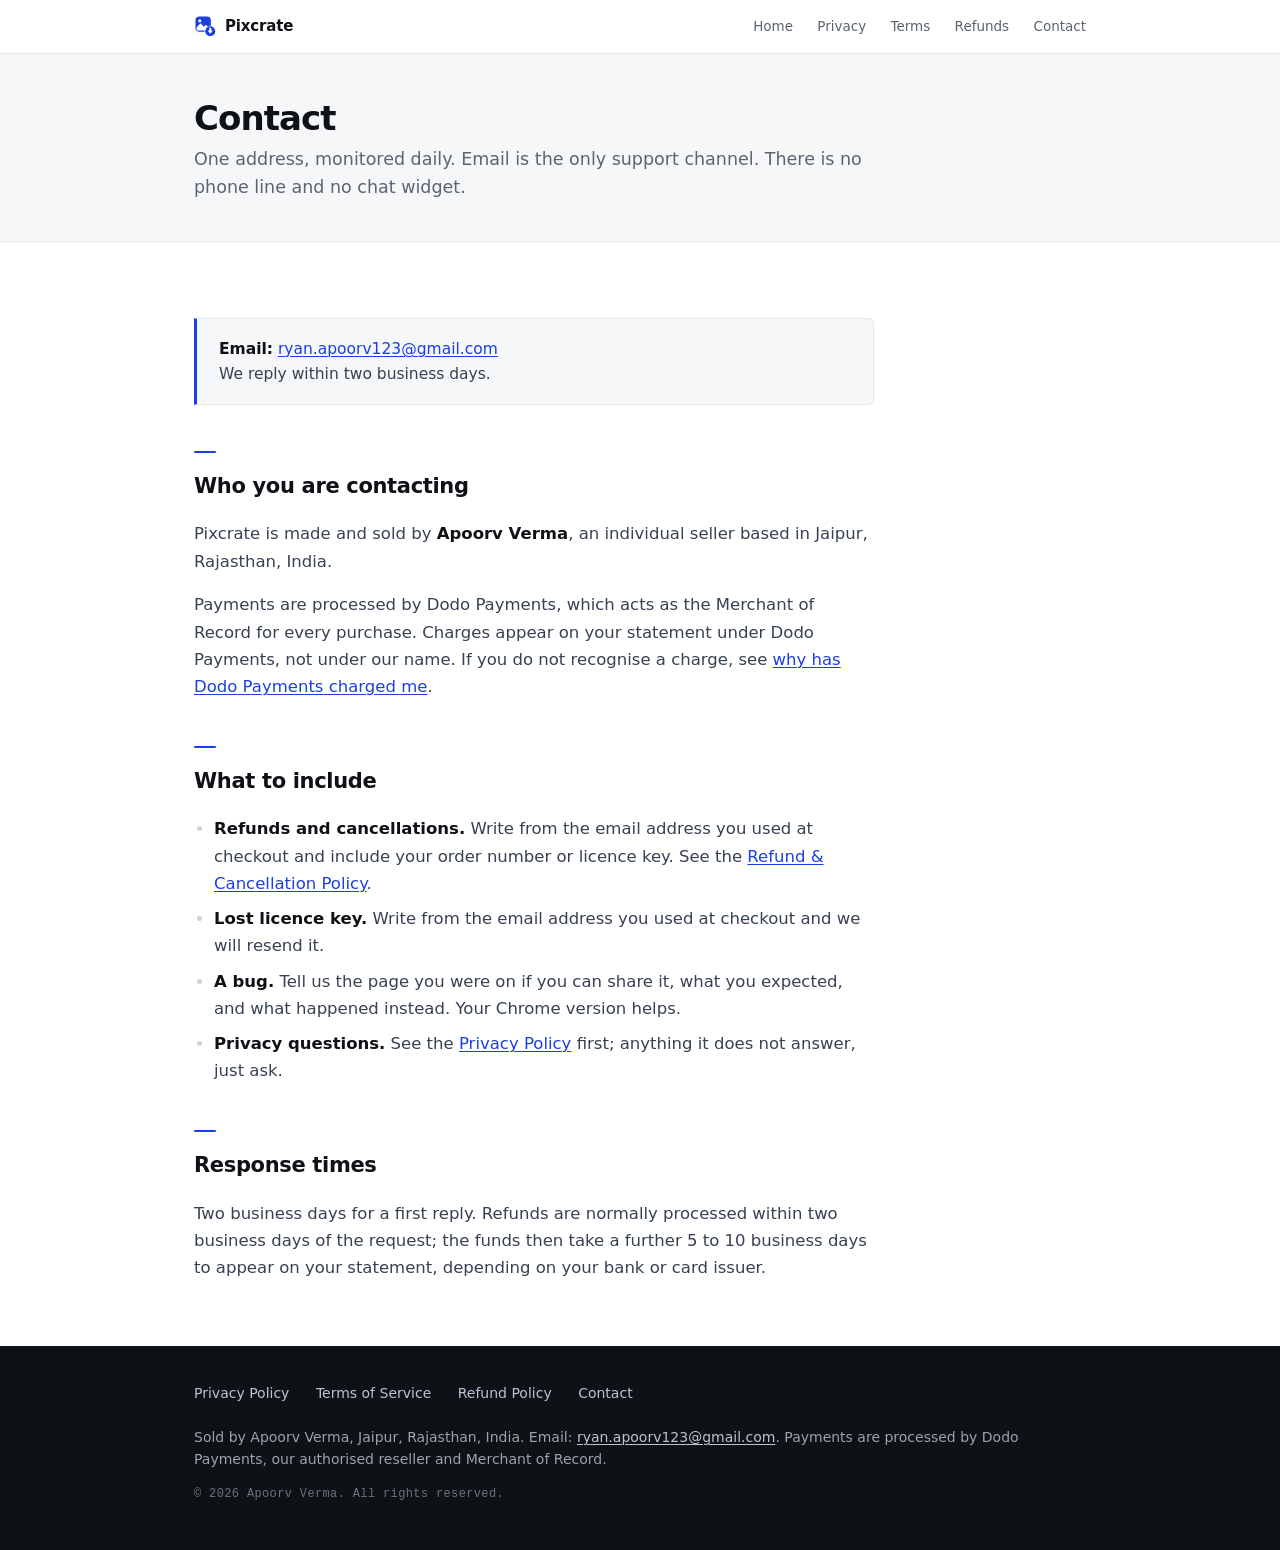
<file: contact.html>
<!DOCTYPE html>
<html lang="en">
<head>
<meta charset="utf-8">
<meta name="viewport" content="width=device-width, initial-scale=1">
<title>Contact | Pixcrate</title>
<meta name="description" content="Support, refunds and cancellations for Pixcrate.">
<link rel="canonical" href="https://apoorvverma5.github.io/pixcrate/contact.html">
<link rel="icon" href="icon.svg" type="image/svg+xml">
<link rel="icon" href="icon-32.png" sizes="32x32" type="image/png">
<link rel="apple-touch-icon" href="icon-180.png">
<meta property="og:type" content="website">
<meta property="og:site_name" content="Pixcrate">
<meta property="og:title" content="Contact">
<meta property="og:description" content="Support, refunds and cancellations for Pixcrate. One email address, answered within two business days.">
<meta property="og:url" content="https://apoorvverma5.github.io/pixcrate/contact.html">
<meta property="og:image" content="https://apoorvverma5.github.io/pixcrate/og.png">
<meta property="og:image:width" content="1200">
<meta property="og:image:height" content="630">
<meta property="og:image:alt" content="The Pixcrate mark: a picture tile with a download badge.">
<meta name="twitter:card" content="summary_large_image">
<link rel="stylesheet" href="styles.css">
</head>
<body>

<header class="topbar">
  <div class="bar">
    <a class="brand" href="./">
      <svg class="mark" viewBox="0 0 24 24" fill="none" aria-hidden="true" focusable="false">
        <rect class="mark__tile" x="1.6" y="1.6" width="16.8" height="16.8" rx="4.4"/>
        <circle class="mark__on" cx="6.3" cy="6.4" r="1.7"/>
        <path class="mark__on" d="M2.9 17V13.4L7.2 8.9l3.6 3.8 2.2-2 4.1 4.3V17Z"/>
        <circle class="mark__moat" cx="17.7" cy="17.7" r="6.05"/>
        <circle class="mark__tile" cx="17.7" cy="17.7" r="5.5"/>
        <rect class="mark__on" x="16.65" y="13.9" width="2.1" height="3.5" rx="0.6"/>
        <path class="mark__on" d="M14.9 17h5.6L17.7 20.4Z"/>
      </svg>Pixcrate</a>
    <nav class="nav">
      <a href="./">Home</a>
      <a href="privacy.html">Privacy</a>
      <a href="terms.html">Terms</a>
      <a href="refund.html">Refunds</a>
      <a href="contact.html">Contact</a>
    </nav>
  </div>
</header>

<section class="pagehead">
  <div class="bar">
    <h1>Contact</h1>
    <p class="lede">One address, monitored daily. Email is the only support channel. There is no phone line and no chat widget.</p>
  </div>
</section>

<main class="wrap">

<div class="note">
  <strong>Email:</strong> <a href="mailto:ryan.apoorv123@gmail.com">ryan.apoorv123@gmail.com</a><br>
  We reply within two business days.
</div>

<h2>Who you are contacting</h2>
<p>Pixcrate is made and sold by <strong>Apoorv Verma</strong>, an individual seller based in Jaipur, Rajasthan, India.</p>
<p>Payments are processed by Dodo Payments, which acts as the Merchant of Record for every purchase. Charges appear on your statement under Dodo Payments, not under our name. If you do not recognise a charge, see <a href="https://dodopayments.com/support/why-has-dodo-payments-charged-me">why has Dodo Payments charged me</a>.</p>

<h2>What to include</h2>
<ul>
  <li><strong>Refunds and cancellations.</strong> Write from the email address you used at checkout and include your order number or licence key. See the <a href="refund.html">Refund &amp; Cancellation Policy</a>.</li>
  <li><strong>Lost licence key.</strong> Write from the email address you used at checkout and we will resend it.</li>
  <li><strong>A bug.</strong> Tell us the page you were on if you can share it, what you expected, and what happened instead. Your Chrome version helps.</li>
  <li><strong>Privacy questions.</strong> See the <a href="privacy.html">Privacy Policy</a> first; anything it does not answer, just ask.</li>
</ul>

<h2>Response times</h2>
<p>Two business days for a first reply. Refunds are normally processed within two business days of the request; the funds then take a further 5 to 10 business days to appear on your statement, depending on your bank or card issuer.</p>

</main>

<footer class="sitefoot">
  <div class="bar">
    <nav class="footlinks">
      <a href="privacy.html">Privacy Policy</a>
      <a href="terms.html">Terms of Service</a>
      <a href="refund.html">Refund Policy</a>
      <a href="contact.html">Contact</a>
    </nav>
    <p class="seller">Sold by Apoorv Verma, Jaipur, Rajasthan, India. Email: <a href="mailto:ryan.apoorv123@gmail.com">ryan.apoorv123@gmail.com</a>. Payments are processed by Dodo Payments, our authorised reseller and Merchant of Record.</p>
    <p class="copy">&copy; 2026 Apoorv Verma. All rights reserved.</p>
  </div>
</footer>

</body>
</html>
</file>
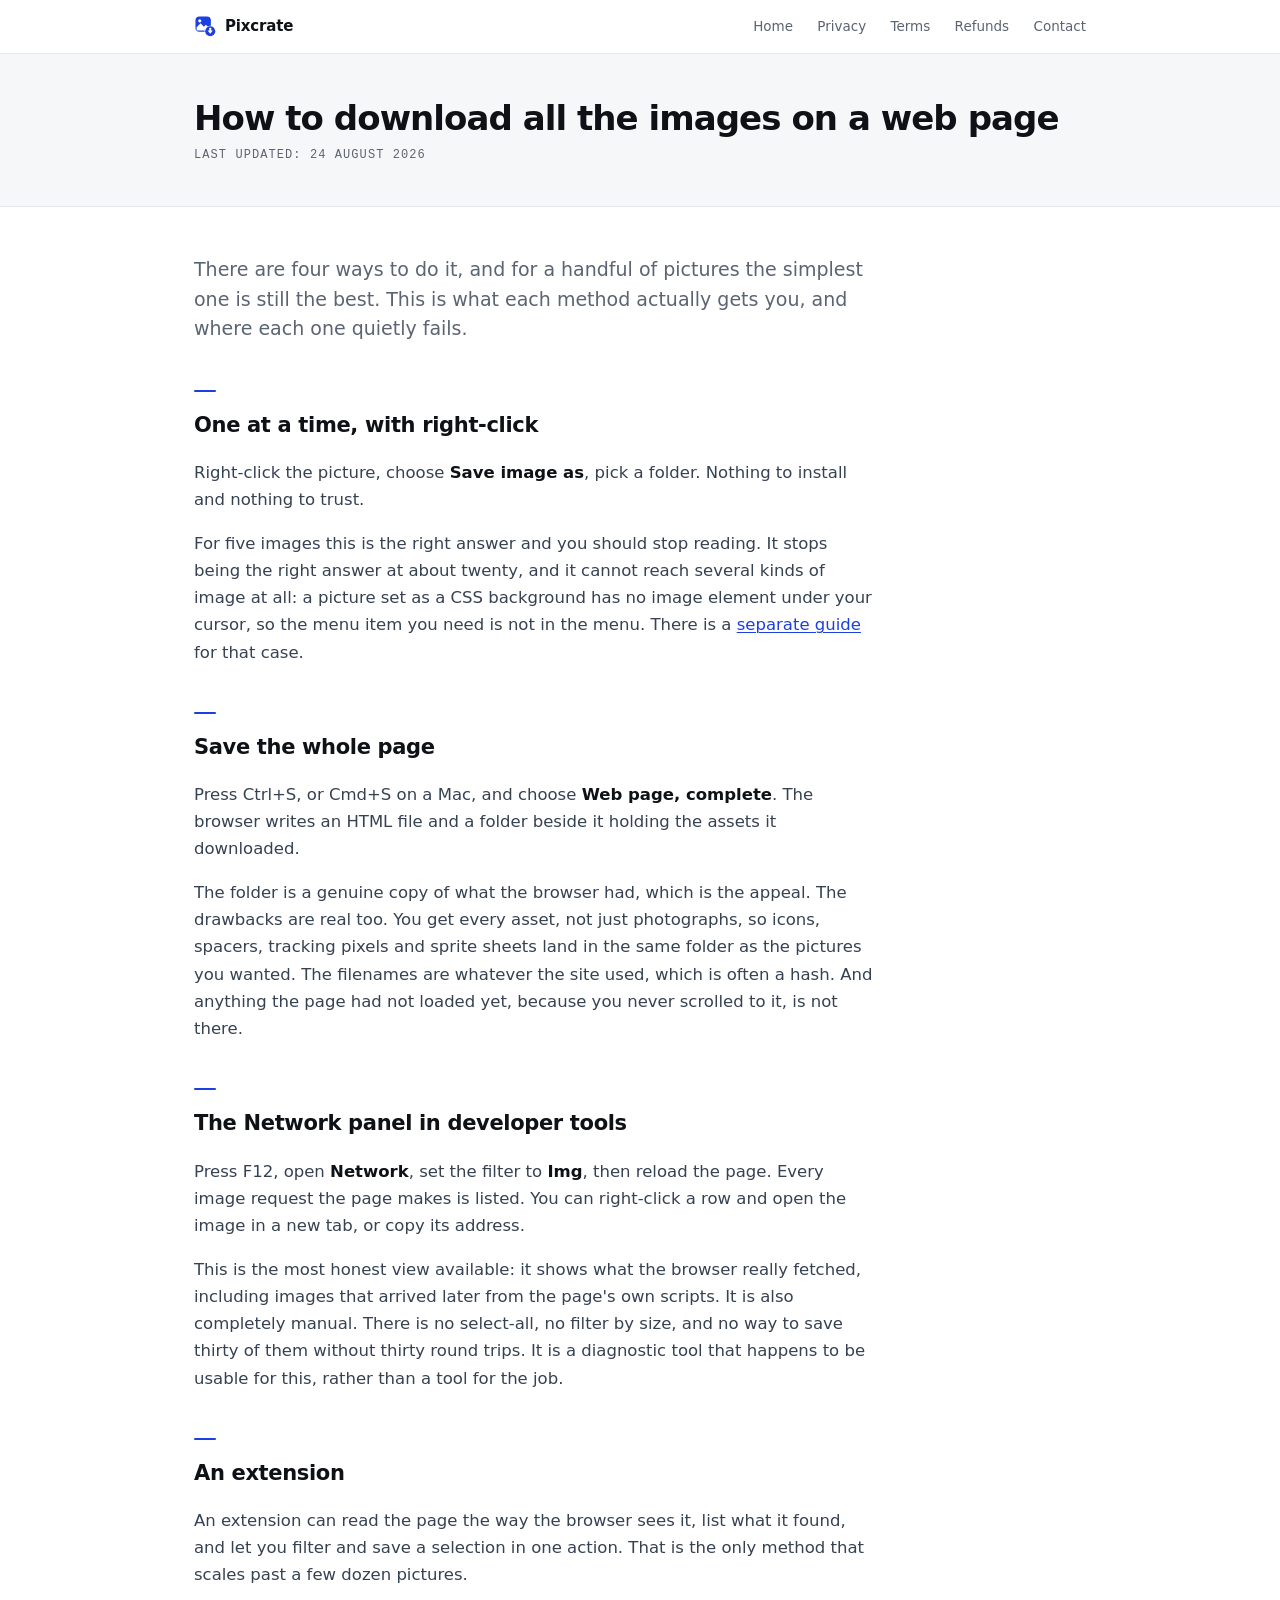
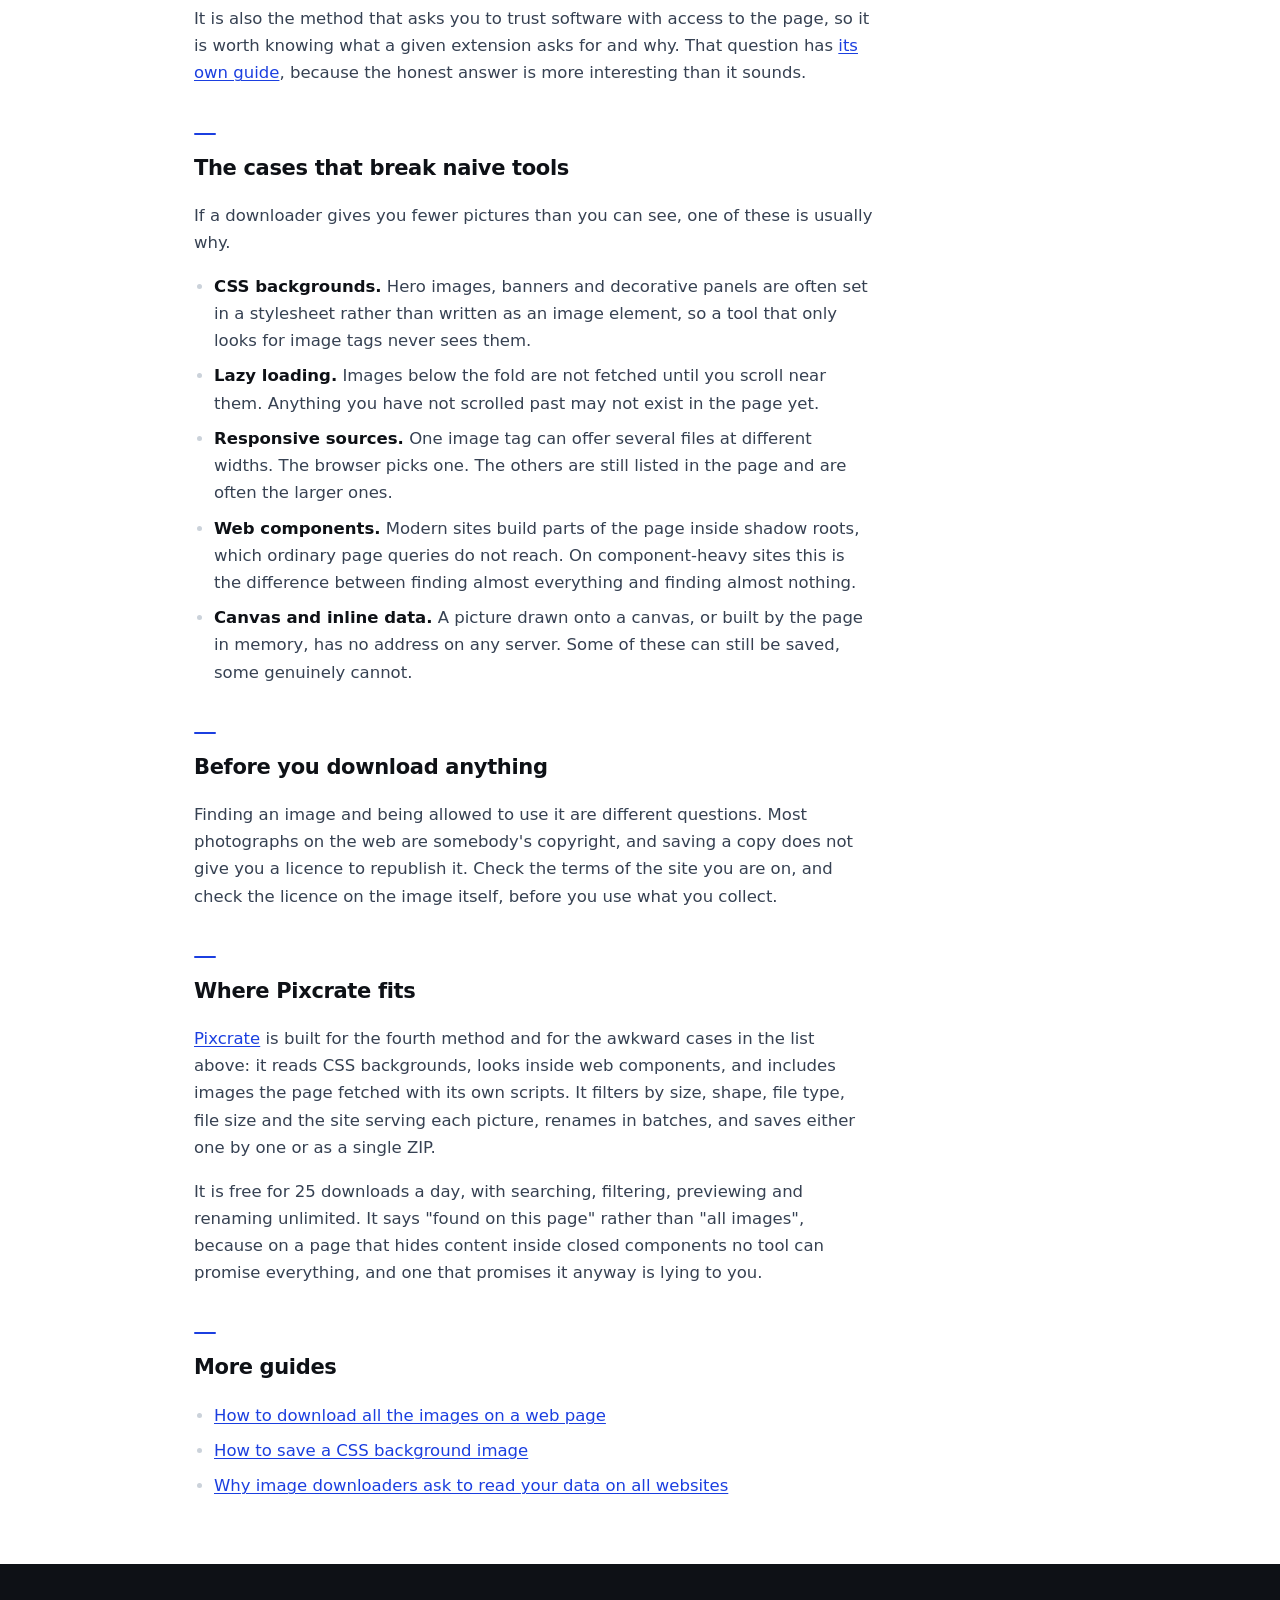
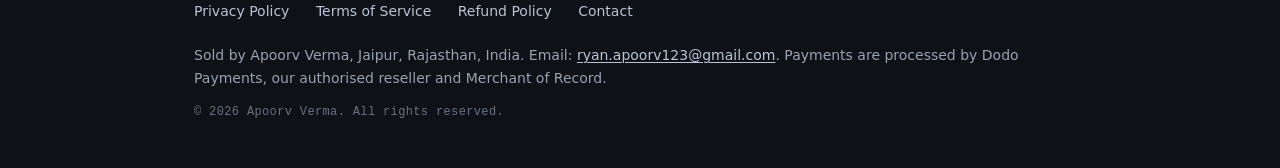
<file: download-all-images.html>
<!DOCTYPE html>
<html lang="en">
<head>
<meta charset="utf-8">
<meta name="viewport" content="width=device-width, initial-scale=1">
<title>How to download all the images on a web page | Pixcrate</title>
<meta name="description" content="Four ways to save every image on a page, what each one actually gets you, and the five cases that quietly defeat naive tools.">
<link rel="canonical" href="https://apoorvverma5.github.io/pixcrate/download-all-images.html">
<link rel="icon" href="icon.svg" type="image/svg+xml">
<link rel="icon" href="icon-32.png" sizes="32x32" type="image/png">
<link rel="apple-touch-icon" href="icon-180.png">
<meta property="og:type" content="article">
<meta property="og:site_name" content="Pixcrate">
<meta property="og:title" content="How to download all the images on a web page">
<meta property="og:description" content="Four ways to save every image on a page, what each one actually gets you, and the five cases that quietly defeat naive tools.">
<meta property="og:url" content="https://apoorvverma5.github.io/pixcrate/download-all-images.html">
<meta property="og:image" content="https://apoorvverma5.github.io/pixcrate/og.png">
<meta property="og:image:width" content="1200">
<meta property="og:image:height" content="630">
<meta property="og:image:alt" content="The Pixcrate mark: a picture tile with a download badge.">
<meta name="twitter:card" content="summary_large_image">
<link rel="stylesheet" href="styles.css">
</head>
<body>

<header class="topbar">
  <div class="bar">
    <a class="brand" href="./">
      <svg class="mark" viewBox="0 0 24 24" fill="none" aria-hidden="true" focusable="false">
        <rect class="mark__tile" x="1.6" y="1.6" width="16.8" height="16.8" rx="4.4"/>
        <circle class="mark__on" cx="6.3" cy="6.4" r="1.7"/>
        <path class="mark__on" d="M2.9 17V13.4L7.2 8.9l3.6 3.8 2.2-2 4.1 4.3V17Z"/>
        <circle class="mark__moat" cx="17.7" cy="17.7" r="6.05"/>
        <circle class="mark__tile" cx="17.7" cy="17.7" r="5.5"/>
        <rect class="mark__on" x="16.65" y="13.9" width="2.1" height="3.5" rx="0.6"/>
        <path class="mark__on" d="M14.9 17h5.6L17.7 20.4Z"/>
      </svg>Pixcrate</a>
    <nav class="nav">
      <a href="./">Home</a>
      <a href="privacy.html">Privacy</a>
      <a href="terms.html">Terms</a>
      <a href="refund.html">Refunds</a>
      <a href="contact.html">Contact</a>
    </nav>
  </div>
</header>

<section class="pagehead">
  <div class="bar">
    <h1>How to download all the images on a web page</h1>
    <p class="updated">Last updated: 24 August 2026</p>
  </div>
</section>

<main class="wrap">

<p class="lede">There are four ways to do it, and for a handful of pictures the
simplest one is still the best. This is what each method actually gets you, and where
each one quietly fails.</p>

<h2>One at a time, with right-click</h2>
<p>Right-click the picture, choose <strong>Save image as</strong>, pick a folder. Nothing
to install and nothing to trust.</p>
<p>For five images this is the right answer and you should stop reading. It stops being
the right answer at about twenty, and it cannot reach several kinds of image at all: a
picture set as a CSS background has no image element under your cursor, so the menu item
you need is not in the menu. There is a
<a href="download-css-background-images.html">separate guide</a> for that case.</p>

<h2>Save the whole page</h2>
<p>Press Ctrl+S, or Cmd+S on a Mac, and choose <strong>Web page, complete</strong>. The
browser writes an HTML file and a folder beside it holding the assets it downloaded.</p>
<p>The folder is a genuine copy of what the browser had, which is the appeal. The
drawbacks are real too. You get every asset, not just photographs, so icons, spacers,
tracking pixels and sprite sheets land in the same folder as the pictures you wanted. The
filenames are whatever the site used, which is often a hash. And anything the page had not
loaded yet, because you never scrolled to it, is not there.</p>

<h2>The Network panel in developer tools</h2>
<p>Press F12, open <strong>Network</strong>, set the filter to <strong>Img</strong>, then
reload the page. Every image request the page makes is listed. You can right-click a row
and open the image in a new tab, or copy its address.</p>
<p>This is the most honest view available: it shows what the browser really fetched,
including images that arrived later from the page's own scripts. It is also completely
manual. There is no select-all, no filter by size, and no way to save thirty of them
without thirty round trips. It is a diagnostic tool that happens to be usable for this,
rather than a tool for the job.</p>

<h2>An extension</h2>
<p>An extension can read the page the way the browser sees it, list what it found, and let
you filter and save a selection in one action. That is the only method that scales past a
few dozen pictures.</p>
<p>It is also the method that asks you to trust software with access to the page, so it is
worth knowing what a given extension asks for and why. That question has
<a href="image-downloader-permissions.html">its own guide</a>, because the honest answer is
more interesting than it sounds.</p>

<h2>The cases that break naive tools</h2>
<p>If a downloader gives you fewer pictures than you can see, one of these is usually why.</p>
<ul>
<li><strong>CSS backgrounds.</strong> Hero images, banners and decorative panels are often
set in a stylesheet rather than written as an image element, so a tool that only looks for
image tags never sees them.</li>
<li><strong>Lazy loading.</strong> Images below the fold are not fetched until you scroll
near them. Anything you have not scrolled past may not exist in the page yet.</li>
<li><strong>Responsive sources.</strong> One image tag can offer several files at
different widths. The browser picks one. The others are still listed in the page and are
often the larger ones.</li>
<li><strong>Web components.</strong> Modern sites build parts of the page inside shadow
roots, which ordinary page queries do not reach. On component-heavy sites this is the
difference between finding almost everything and finding almost nothing.</li>
<li><strong>Canvas and inline data.</strong> A picture drawn onto a canvas, or built by the
page in memory, has no address on any server. Some of these can still be saved, some
genuinely cannot.</li>
</ul>

<h2>Before you download anything</h2>
<p>Finding an image and being allowed to use it are different questions. Most photographs
on the web are somebody's copyright, and saving a copy does not give you a licence to
republish it. Check the terms of the site you are on, and check the licence on the image
itself, before you use what you collect.</p>

<h2>Where Pixcrate fits</h2>
<p><a href="./">Pixcrate</a> is built for the fourth method and for the awkward cases in the
list above: it reads CSS backgrounds, looks inside web components, and includes images the
page fetched with its own scripts. It filters by size, shape, file type, file size and the
site serving each picture, renames in batches, and saves either one by one or as a single
ZIP.</p>
<p>It is free for 25 downloads a day, with searching, filtering, previewing and renaming
unlimited. It says "found on this page" rather than "all images", because on a page that
hides content inside closed components no tool can promise everything, and one that
promises it anyway is lying to you.</p>


<h2>More guides</h2>
<ul>
<li><a href="download-all-images.html">How to download all the images on a web page</a></li>
<li><a href="download-css-background-images.html">How to save a CSS background image</a></li>
<li><a href="image-downloader-permissions.html">Why image downloaders ask to read your data on all websites</a></li>
</ul>

</main>

<footer class="sitefoot">
  <div class="bar">
    <nav class="footlinks">
      <a href="privacy.html">Privacy Policy</a>
      <a href="terms.html">Terms of Service</a>
      <a href="refund.html">Refund Policy</a>
      <a href="contact.html">Contact</a>
    </nav>
    <p class="seller">Sold by Apoorv Verma, Jaipur, Rajasthan, India. Email: <a href="mailto:ryan.apoorv123@gmail.com">ryan.apoorv123@gmail.com</a>. Payments are processed by Dodo Payments, our authorised reseller and Merchant of Record.</p>
    <p class="copy">&copy; 2026 Apoorv Verma. All rights reserved.</p>
  </div>
</footer>

</body>
</html>
</file>
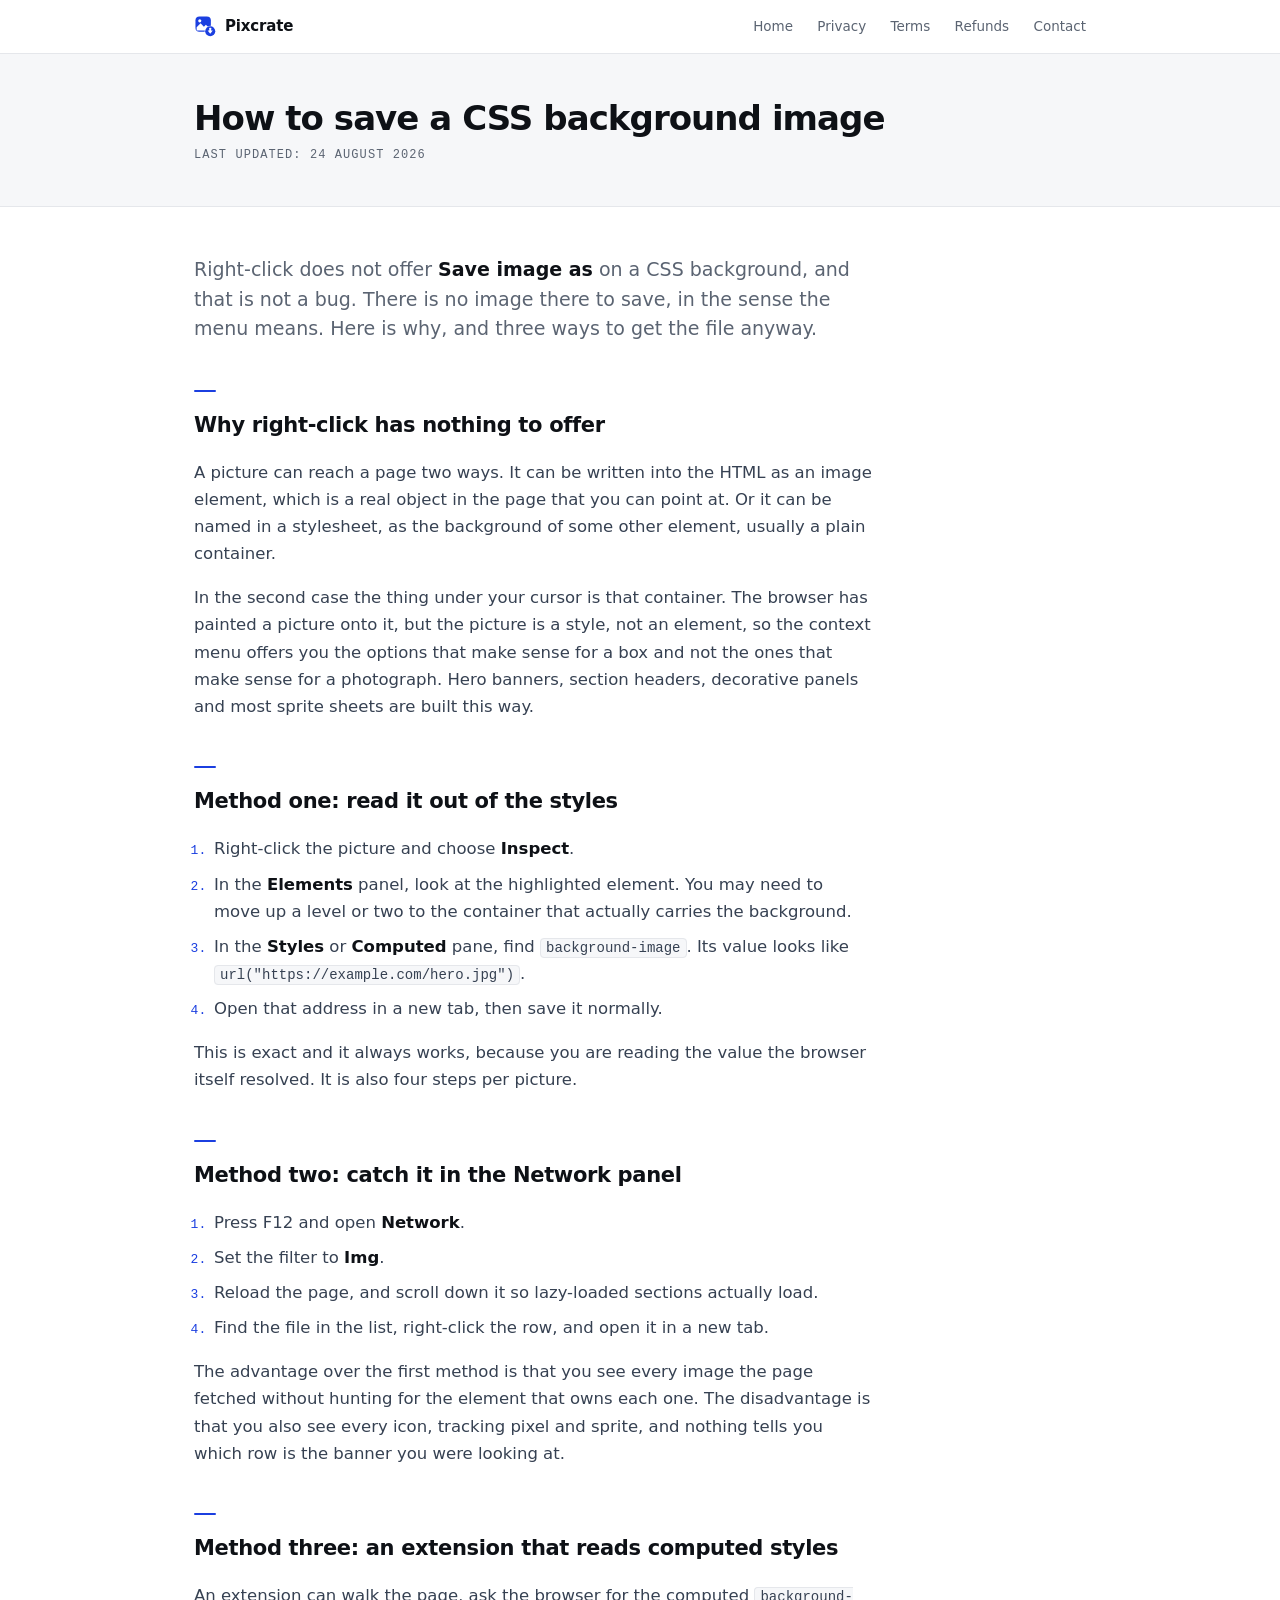
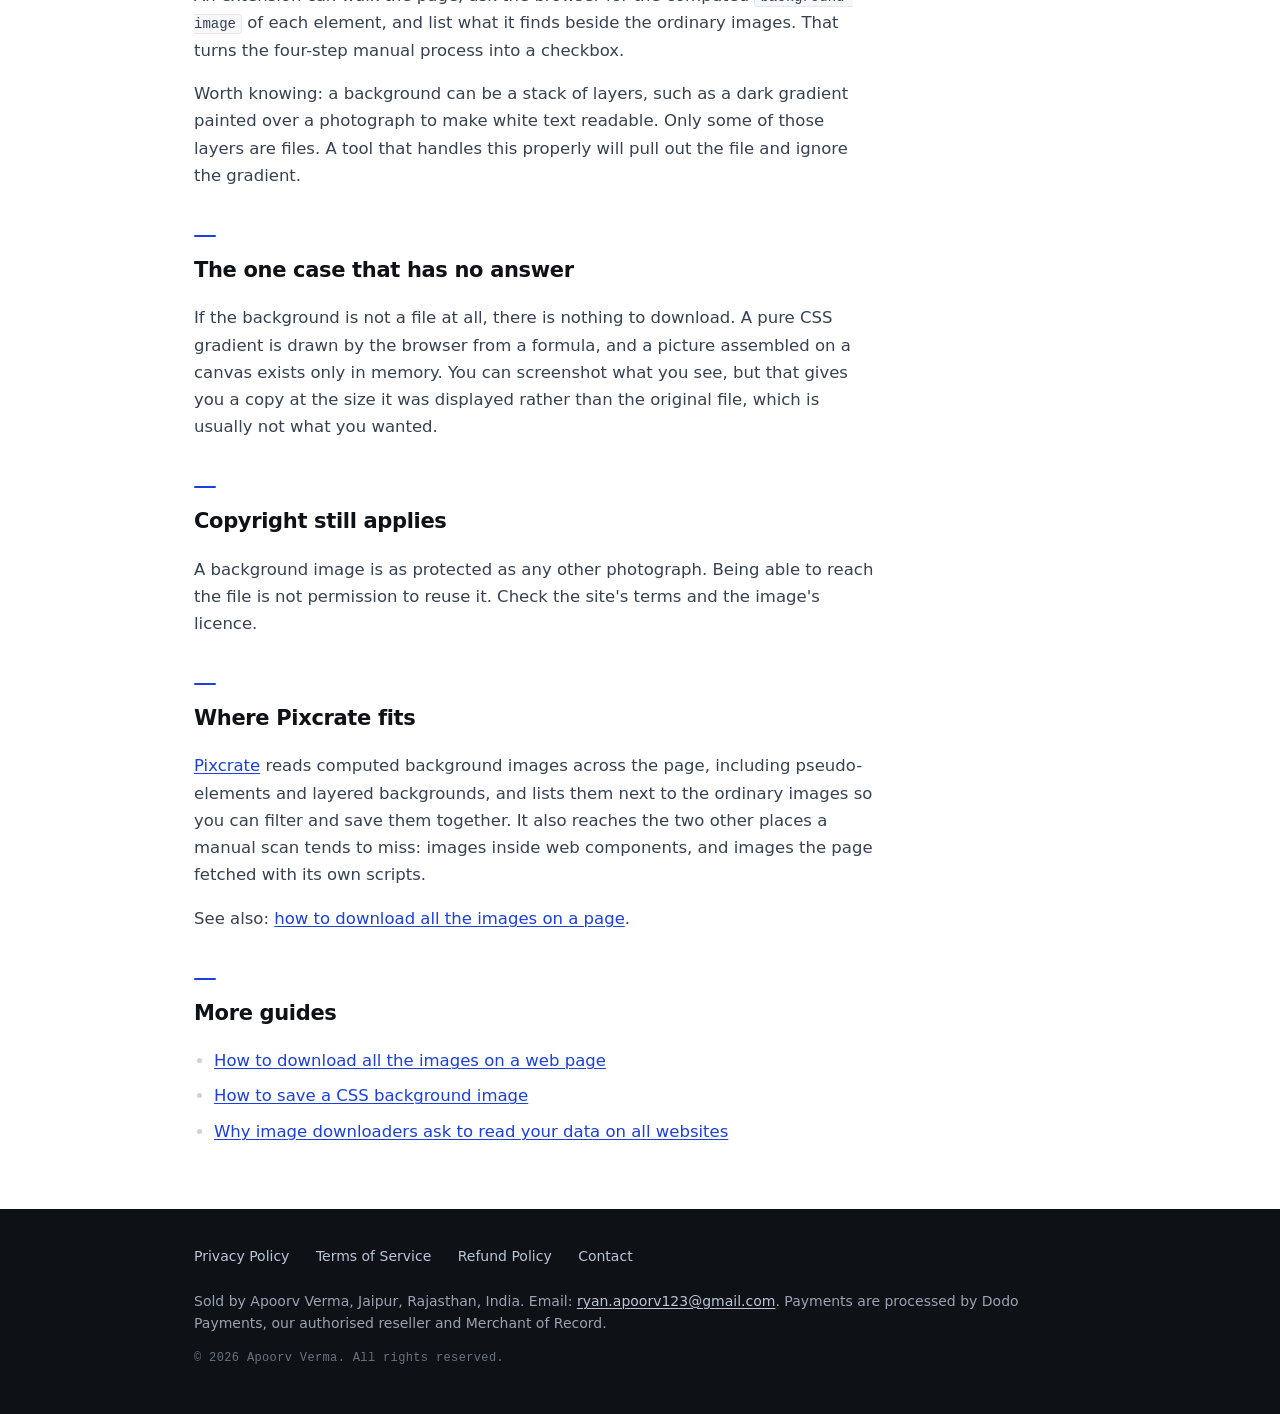
<file: download-css-background-images.html>
<!DOCTYPE html>
<html lang="en">
<head>
<meta charset="utf-8">
<meta name="viewport" content="width=device-width, initial-scale=1">
<title>How to save a CSS background image | Pixcrate</title>
<meta name="description" content="Right-click offers no Save image as on a CSS background. Here is why, and three ways to get the file anyway.">
<link rel="canonical" href="https://apoorvverma5.github.io/pixcrate/download-css-background-images.html">
<link rel="icon" href="icon.svg" type="image/svg+xml">
<link rel="icon" href="icon-32.png" sizes="32x32" type="image/png">
<link rel="apple-touch-icon" href="icon-180.png">
<meta property="og:type" content="article">
<meta property="og:site_name" content="Pixcrate">
<meta property="og:title" content="How to save a CSS background image">
<meta property="og:description" content="Right-click offers no Save image as on a CSS background. Here is why, and three ways to get the file anyway.">
<meta property="og:url" content="https://apoorvverma5.github.io/pixcrate/download-css-background-images.html">
<meta property="og:image" content="https://apoorvverma5.github.io/pixcrate/og.png">
<meta property="og:image:width" content="1200">
<meta property="og:image:height" content="630">
<meta property="og:image:alt" content="The Pixcrate mark: a picture tile with a download badge.">
<meta name="twitter:card" content="summary_large_image">
<link rel="stylesheet" href="styles.css">
</head>
<body>

<header class="topbar">
  <div class="bar">
    <a class="brand" href="./">
      <svg class="mark" viewBox="0 0 24 24" fill="none" aria-hidden="true" focusable="false">
        <rect class="mark__tile" x="1.6" y="1.6" width="16.8" height="16.8" rx="4.4"/>
        <circle class="mark__on" cx="6.3" cy="6.4" r="1.7"/>
        <path class="mark__on" d="M2.9 17V13.4L7.2 8.9l3.6 3.8 2.2-2 4.1 4.3V17Z"/>
        <circle class="mark__moat" cx="17.7" cy="17.7" r="6.05"/>
        <circle class="mark__tile" cx="17.7" cy="17.7" r="5.5"/>
        <rect class="mark__on" x="16.65" y="13.9" width="2.1" height="3.5" rx="0.6"/>
        <path class="mark__on" d="M14.9 17h5.6L17.7 20.4Z"/>
      </svg>Pixcrate</a>
    <nav class="nav">
      <a href="./">Home</a>
      <a href="privacy.html">Privacy</a>
      <a href="terms.html">Terms</a>
      <a href="refund.html">Refunds</a>
      <a href="contact.html">Contact</a>
    </nav>
  </div>
</header>

<section class="pagehead">
  <div class="bar">
    <h1>How to save a CSS background image</h1>
    <p class="updated">Last updated: 24 August 2026</p>
  </div>
</section>

<main class="wrap">

<p class="lede">Right-click does not offer <strong>Save image as</strong> on a CSS
background, and that is not a bug. There is no image there to save, in the sense the menu
means. Here is why, and three ways to get the file anyway.</p>

<h2>Why right-click has nothing to offer</h2>
<p>A picture can reach a page two ways. It can be written into the HTML as an image
element, which is a real object in the page that you can point at. Or it can be named in a
stylesheet, as the background of some other element, usually a plain container.</p>
<p>In the second case the thing under your cursor is that container. The browser has
painted a picture onto it, but the picture is a style, not an element, so the context menu
offers you the options that make sense for a box and not the ones that make sense for a
photograph. Hero banners, section headers, decorative panels and most sprite sheets are
built this way.</p>

<h2>Method one: read it out of the styles</h2>
<ol>
<li>Right-click the picture and choose <strong>Inspect</strong>.</li>
<li>In the <strong>Elements</strong> panel, look at the highlighted element. You may need
to move up a level or two to the container that actually carries the background.</li>
<li>In the <strong>Styles</strong> or <strong>Computed</strong> pane, find
<code>background-image</code>. Its value looks like
<code>url("https://example.com/hero.jpg")</code>.</li>
<li>Open that address in a new tab, then save it normally.</li>
</ol>
<p>This is exact and it always works, because you are reading the value the browser
itself resolved. It is also four steps per picture.</p>

<h2>Method two: catch it in the Network panel</h2>
<ol>
<li>Press F12 and open <strong>Network</strong>.</li>
<li>Set the filter to <strong>Img</strong>.</li>
<li>Reload the page, and scroll down it so lazy-loaded sections actually load.</li>
<li>Find the file in the list, right-click the row, and open it in a new tab.</li>
</ol>
<p>The advantage over the first method is that you see every image the page fetched
without hunting for the element that owns each one. The disadvantage is that you also see
every icon, tracking pixel and sprite, and nothing tells you which row is the banner you
were looking at.</p>

<h2>Method three: an extension that reads computed styles</h2>
<p>An extension can walk the page, ask the browser for the computed
<code>background-image</code> of each element, and list what it finds beside the ordinary
images. That turns the four-step manual process into a checkbox.</p>
<p>Worth knowing: a background can be a stack of layers, such as a dark gradient painted
over a photograph to make white text readable. Only some of those layers are files. A tool
that handles this properly will pull out the file and ignore the gradient.</p>

<h2>The one case that has no answer</h2>
<p>If the background is not a file at all, there is nothing to download. A pure CSS
gradient is drawn by the browser from a formula, and a picture assembled on a canvas
exists only in memory. You can screenshot what you see, but that gives you a copy at the
size it was displayed rather than the original file, which is usually not what you
wanted.</p>

<h2>Copyright still applies</h2>
<p>A background image is as protected as any other photograph. Being able to reach the file
is not permission to reuse it. Check the site's terms and the image's licence.</p>

<h2>Where Pixcrate fits</h2>
<p><a href="./">Pixcrate</a> reads computed background images across the page, including
pseudo-elements and layered backgrounds, and lists them next to the ordinary images so you
can filter and save them together. It also reaches the two other places a manual scan
tends to miss: images inside web components, and images the page fetched with its own
scripts.</p>
<p>See also: <a href="download-all-images.html">how to download all the images on a
page</a>.</p>


<h2>More guides</h2>
<ul>
<li><a href="download-all-images.html">How to download all the images on a web page</a></li>
<li><a href="download-css-background-images.html">How to save a CSS background image</a></li>
<li><a href="image-downloader-permissions.html">Why image downloaders ask to read your data on all websites</a></li>
</ul>

</main>

<footer class="sitefoot">
  <div class="bar">
    <nav class="footlinks">
      <a href="privacy.html">Privacy Policy</a>
      <a href="terms.html">Terms of Service</a>
      <a href="refund.html">Refund Policy</a>
      <a href="contact.html">Contact</a>
    </nav>
    <p class="seller">Sold by Apoorv Verma, Jaipur, Rajasthan, India. Email: <a href="mailto:ryan.apoorv123@gmail.com">ryan.apoorv123@gmail.com</a>. Payments are processed by Dodo Payments, our authorised reseller and Merchant of Record.</p>
    <p class="copy">&copy; 2026 Apoorv Verma. All rights reserved.</p>
  </div>
</footer>

</body>
</html>
</file>
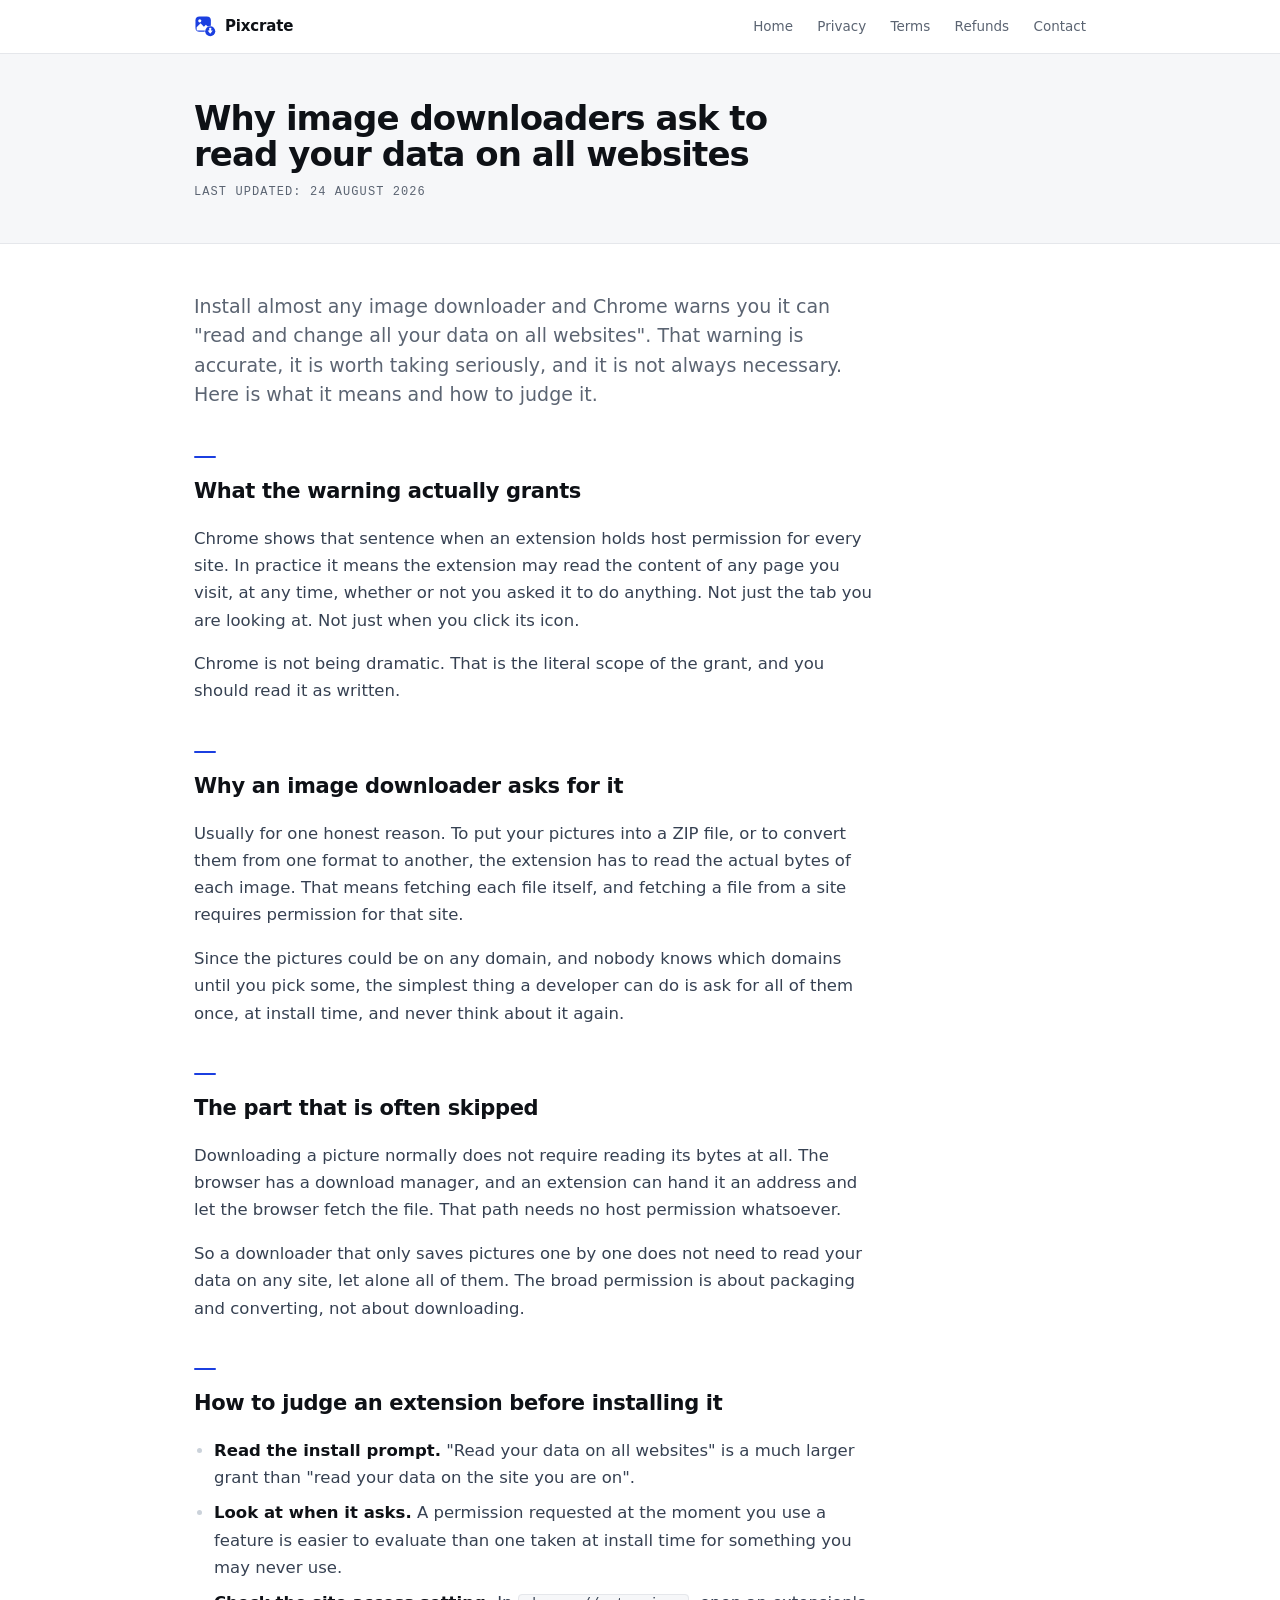
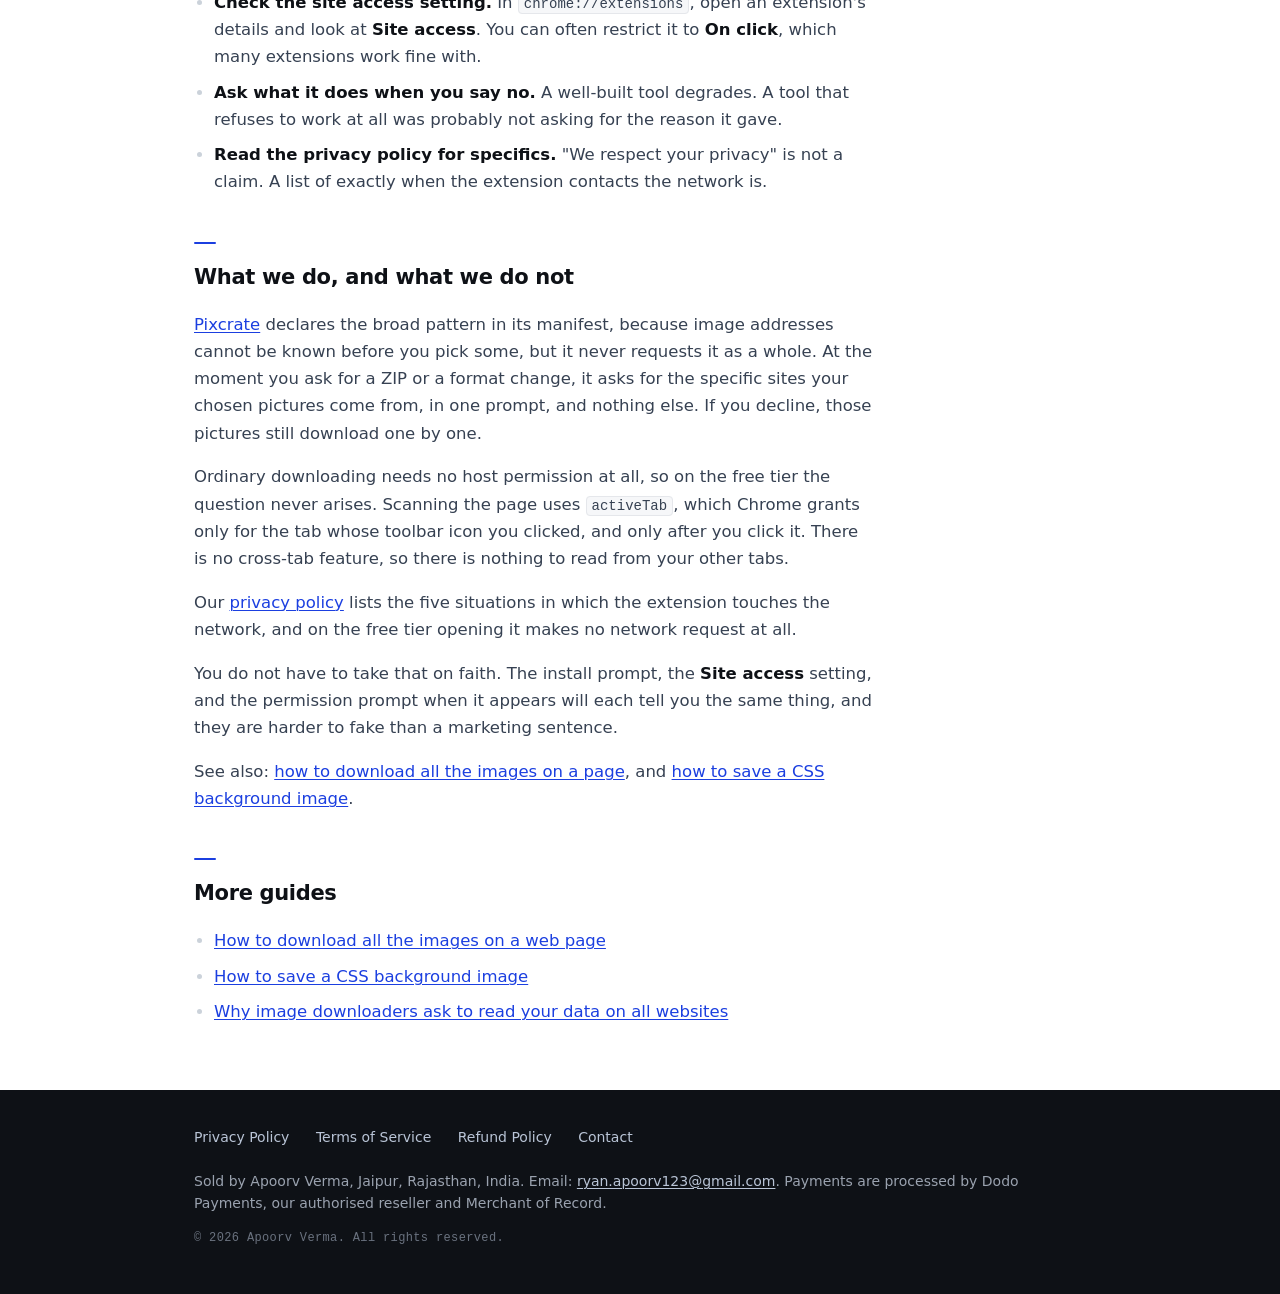
<file: image-downloader-permissions.html>
<!DOCTYPE html>
<html lang="en">
<head>
<meta charset="utf-8">
<meta name="viewport" content="width=device-width, initial-scale=1">
<title>Why image downloaders ask to read your data on all websites | Pixcrate</title>
<meta name="description" content="What that Chrome warning grants, why downloaders ask for it, why it is often unnecessary, and how to judge one before installing.">
<link rel="canonical" href="https://apoorvverma5.github.io/pixcrate/image-downloader-permissions.html">
<link rel="icon" href="icon.svg" type="image/svg+xml">
<link rel="icon" href="icon-32.png" sizes="32x32" type="image/png">
<link rel="apple-touch-icon" href="icon-180.png">
<meta property="og:type" content="article">
<meta property="og:site_name" content="Pixcrate">
<meta property="og:title" content="Why image downloaders ask to read your data on all websites">
<meta property="og:description" content="What that Chrome warning grants, why downloaders ask for it, why it is often unnecessary, and how to judge one before installing.">
<meta property="og:url" content="https://apoorvverma5.github.io/pixcrate/image-downloader-permissions.html">
<meta property="og:image" content="https://apoorvverma5.github.io/pixcrate/og.png">
<meta property="og:image:width" content="1200">
<meta property="og:image:height" content="630">
<meta property="og:image:alt" content="The Pixcrate mark: a picture tile with a download badge.">
<meta name="twitter:card" content="summary_large_image">
<link rel="stylesheet" href="styles.css">
</head>
<body>

<header class="topbar">
  <div class="bar">
    <a class="brand" href="./">
      <svg class="mark" viewBox="0 0 24 24" fill="none" aria-hidden="true" focusable="false">
        <rect class="mark__tile" x="1.6" y="1.6" width="16.8" height="16.8" rx="4.4"/>
        <circle class="mark__on" cx="6.3" cy="6.4" r="1.7"/>
        <path class="mark__on" d="M2.9 17V13.4L7.2 8.9l3.6 3.8 2.2-2 4.1 4.3V17Z"/>
        <circle class="mark__moat" cx="17.7" cy="17.7" r="6.05"/>
        <circle class="mark__tile" cx="17.7" cy="17.7" r="5.5"/>
        <rect class="mark__on" x="16.65" y="13.9" width="2.1" height="3.5" rx="0.6"/>
        <path class="mark__on" d="M14.9 17h5.6L17.7 20.4Z"/>
      </svg>Pixcrate</a>
    <nav class="nav">
      <a href="./">Home</a>
      <a href="privacy.html">Privacy</a>
      <a href="terms.html">Terms</a>
      <a href="refund.html">Refunds</a>
      <a href="contact.html">Contact</a>
    </nav>
  </div>
</header>

<section class="pagehead">
  <div class="bar">
    <h1>Why image downloaders ask to read your data on all websites</h1>
    <p class="updated">Last updated: 24 August 2026</p>
  </div>
</section>

<main class="wrap">

<p class="lede">Install almost any image downloader and Chrome warns you it can
"read and change all your data on all websites". That warning is accurate, it is worth
taking seriously, and it is not always necessary. Here is what it means and how to judge
it.</p>

<h2>What the warning actually grants</h2>
<p>Chrome shows that sentence when an extension holds host permission for every site. In
practice it means the extension may read the content of any page you visit, at any time,
whether or not you asked it to do anything. Not just the tab you are looking at. Not just
when you click its icon.</p>
<p>Chrome is not being dramatic. That is the literal scope of the grant, and you should
read it as written.</p>

<h2>Why an image downloader asks for it</h2>
<p>Usually for one honest reason. To put your pictures into a ZIP file, or to convert them
from one format to another, the extension has to read the actual bytes of each image. That
means fetching each file itself, and fetching a file from a site requires permission for
that site.</p>
<p>Since the pictures could be on any domain, and nobody knows which domains until you
pick some, the simplest thing a developer can do is ask for all of them once, at install
time, and never think about it again.</p>

<h2>The part that is often skipped</h2>
<p>Downloading a picture normally does not require reading its bytes at all. The browser
has a download manager, and an extension can hand it an address and let the browser fetch
the file. That path needs no host permission whatsoever.</p>
<p>So a downloader that only saves pictures one by one does not need to read your data on
any site, let alone all of them. The broad permission is about packaging and converting,
not about downloading.</p>

<h2>How to judge an extension before installing it</h2>
<ul>
<li><strong>Read the install prompt.</strong> "Read your data on all websites" is a much
larger grant than "read your data on the site you are on".</li>
<li><strong>Look at when it asks.</strong> A permission requested at the moment you use a
feature is easier to evaluate than one taken at install time for something you may never
use.</li>
<li><strong>Check the site access setting.</strong> In <code>chrome://extensions</code>,
open an extension's details and look at <strong>Site access</strong>. You can often
restrict it to <strong>On click</strong>, which many extensions work fine with.</li>
<li><strong>Ask what it does when you say no.</strong> A well-built tool degrades. A tool
that refuses to work at all was probably not asking for the reason it gave.</li>
<li><strong>Read the privacy policy for specifics.</strong> "We respect your privacy" is
not a claim. A list of exactly when the extension contacts the network is.</li>
</ul>

<h2>What we do, and what we do not</h2>
<p><a href="./">Pixcrate</a> declares the broad pattern in its manifest, because image
addresses cannot be known before you pick some, but it never requests it as a whole. At
the moment you ask for a ZIP or a format change, it asks for the specific sites your chosen
pictures come from, in one prompt, and nothing else. If you decline, those pictures still
download one by one.</p>
<p>Ordinary downloading needs no host permission at all, so on the free tier the question
never arises. Scanning the page uses <code>activeTab</code>, which Chrome grants only for
the tab whose toolbar icon you clicked, and only after you click it. There is no
cross-tab feature, so there is nothing to read from your other tabs.</p>
<p>Our <a href="privacy.html">privacy policy</a> lists the five situations in which the
extension touches the network, and on the free tier opening it makes no network request at
all.</p>
<p>You do not have to take that on faith. The install prompt, the
<strong>Site access</strong> setting, and the permission prompt when it appears will each
tell you the same thing, and they are harder to fake than a marketing sentence.</p>

<p>See also: <a href="download-all-images.html">how to download all the images on a
page</a>, and <a href="download-css-background-images.html">how to save a CSS background
image</a>.</p>


<h2>More guides</h2>
<ul>
<li><a href="download-all-images.html">How to download all the images on a web page</a></li>
<li><a href="download-css-background-images.html">How to save a CSS background image</a></li>
<li><a href="image-downloader-permissions.html">Why image downloaders ask to read your data on all websites</a></li>
</ul>

</main>

<footer class="sitefoot">
  <div class="bar">
    <nav class="footlinks">
      <a href="privacy.html">Privacy Policy</a>
      <a href="terms.html">Terms of Service</a>
      <a href="refund.html">Refund Policy</a>
      <a href="contact.html">Contact</a>
    </nav>
    <p class="seller">Sold by Apoorv Verma, Jaipur, Rajasthan, India. Email: <a href="mailto:ryan.apoorv123@gmail.com">ryan.apoorv123@gmail.com</a>. Payments are processed by Dodo Payments, our authorised reseller and Merchant of Record.</p>
    <p class="copy">&copy; 2026 Apoorv Verma. All rights reserved.</p>
  </div>
</footer>

</body>
</html>
</file>
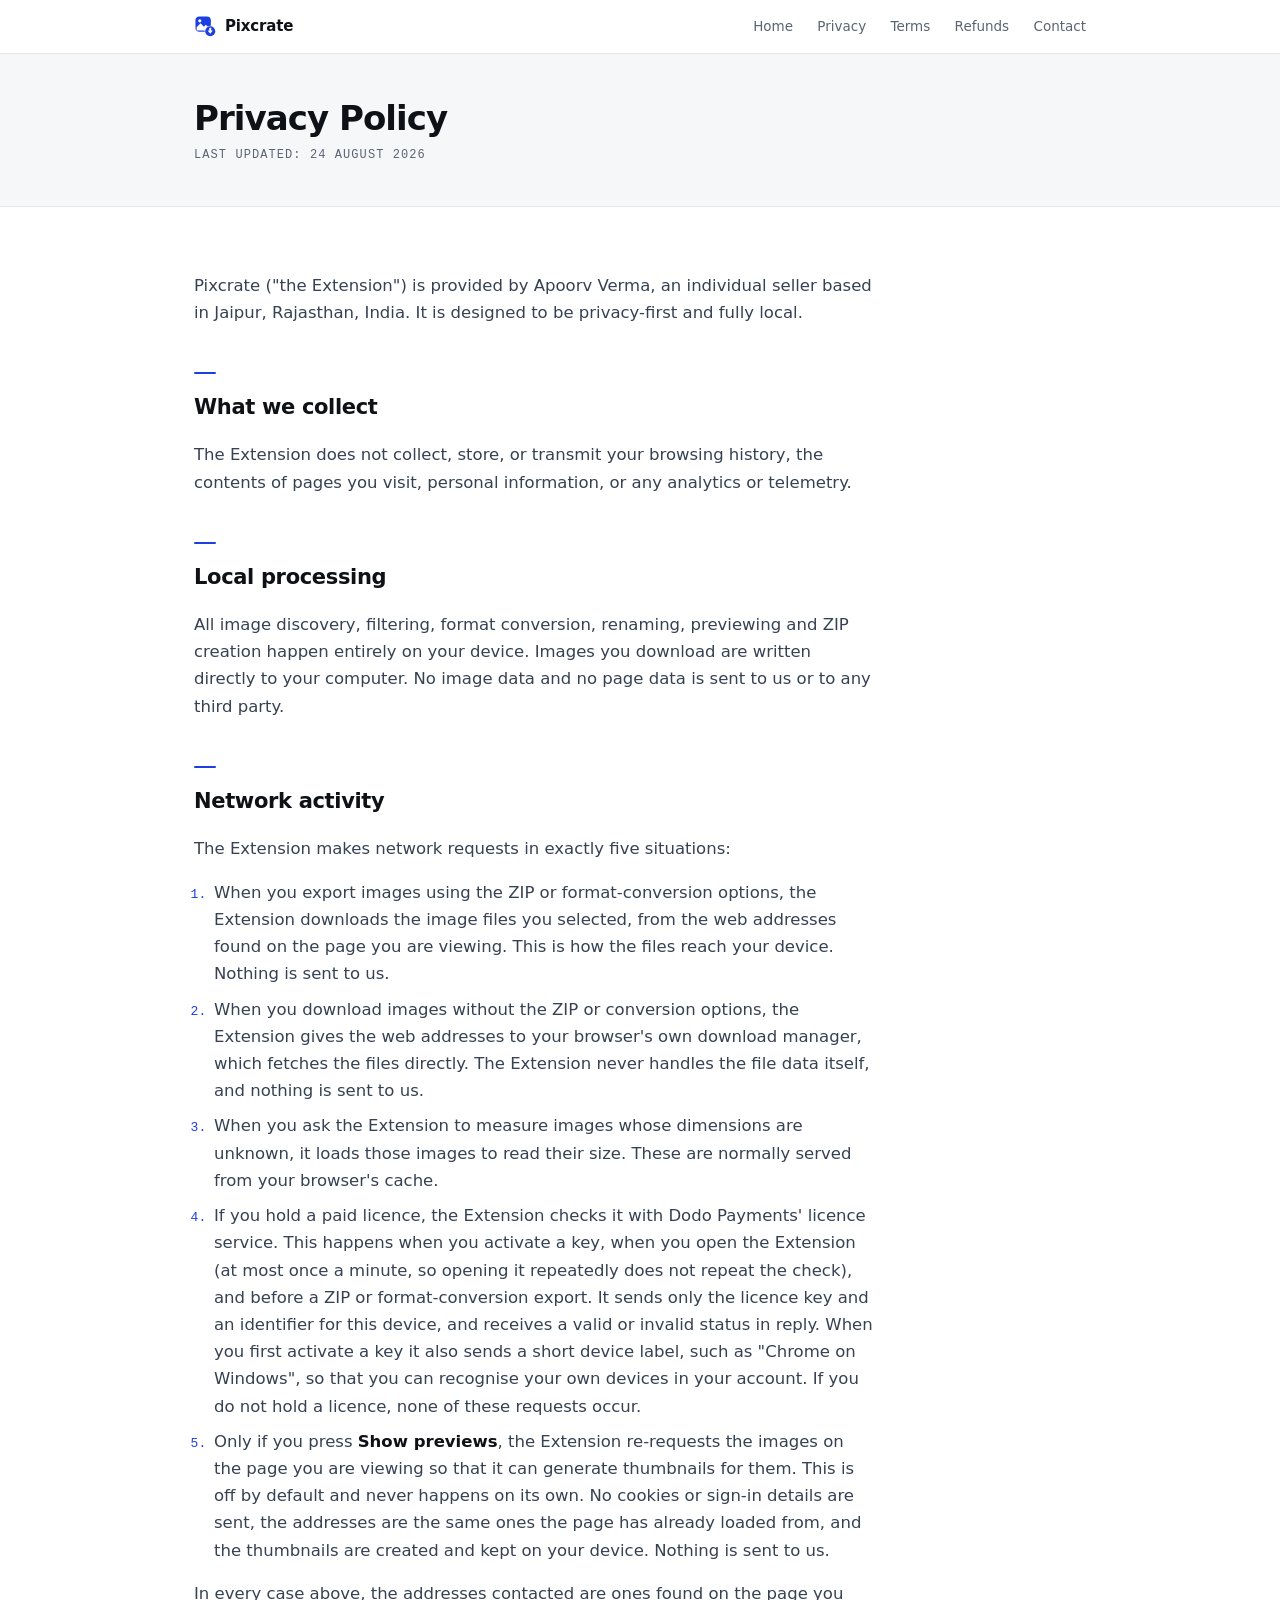
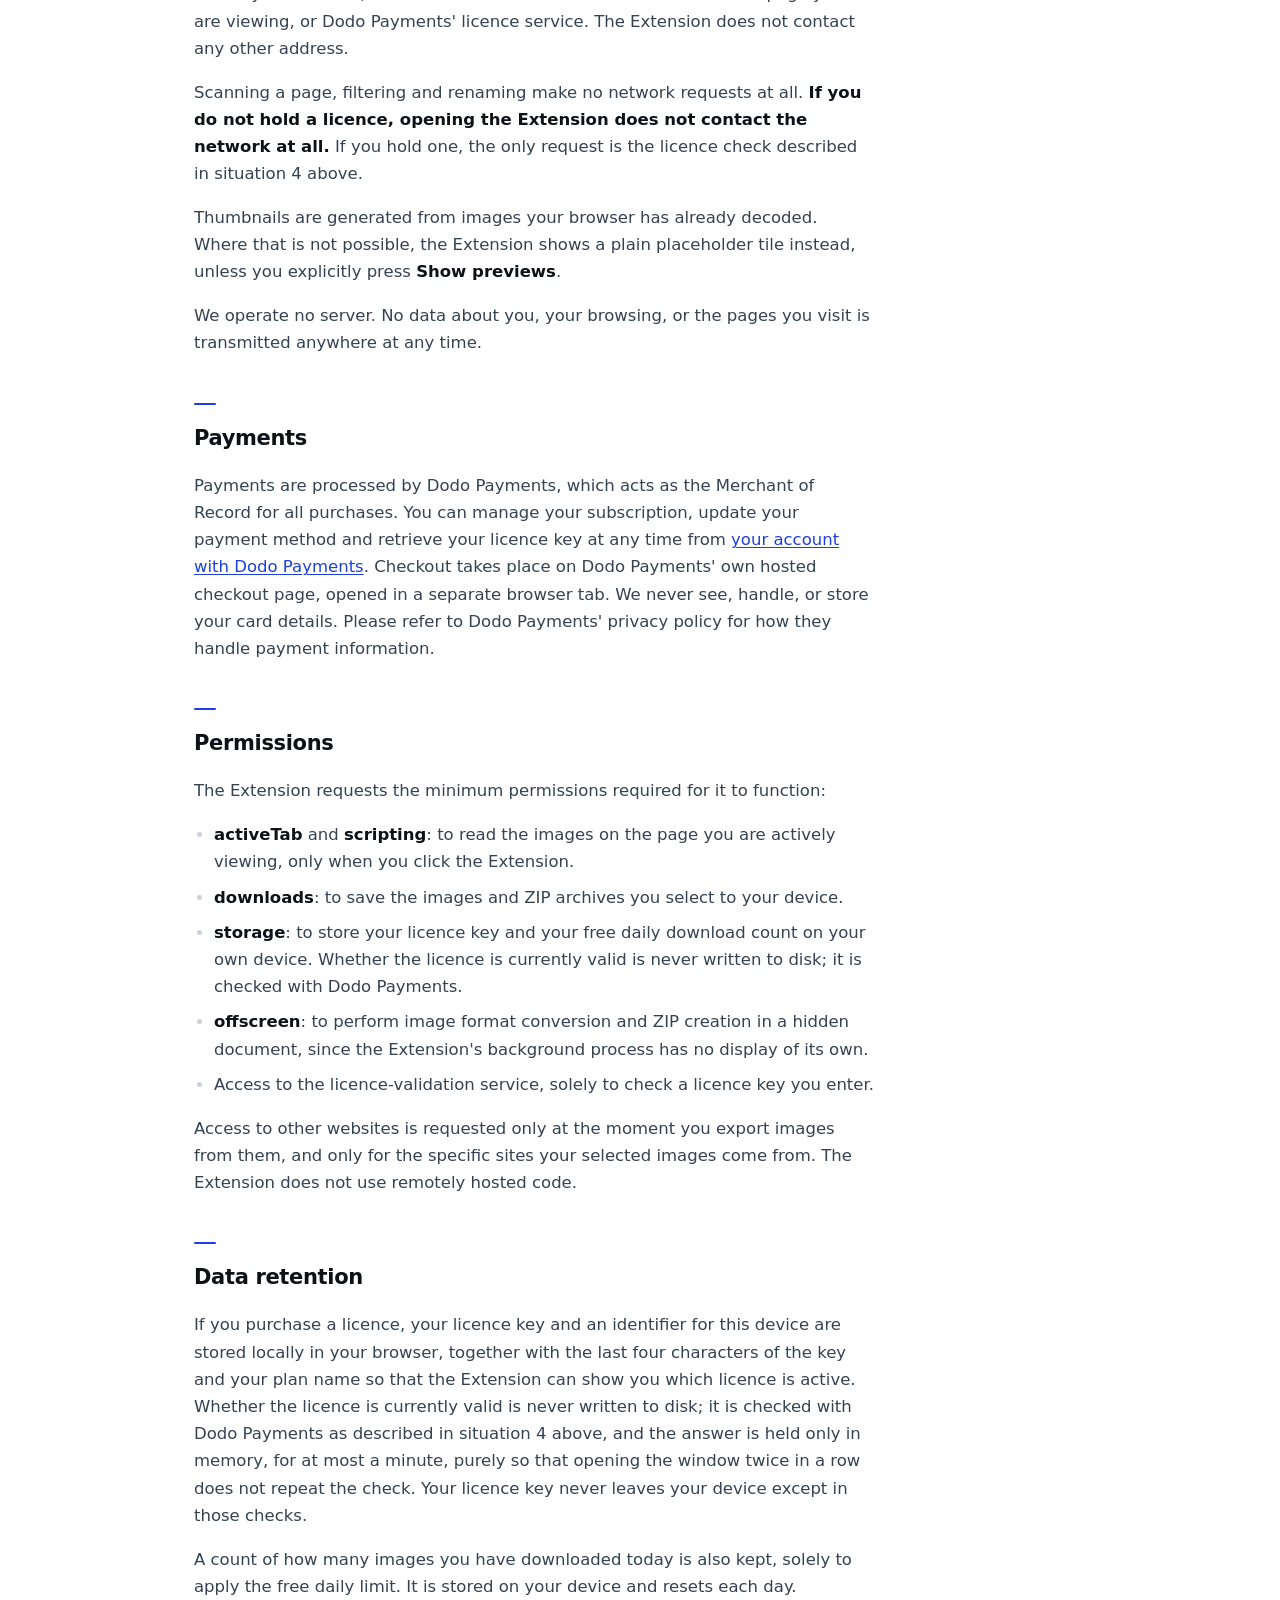
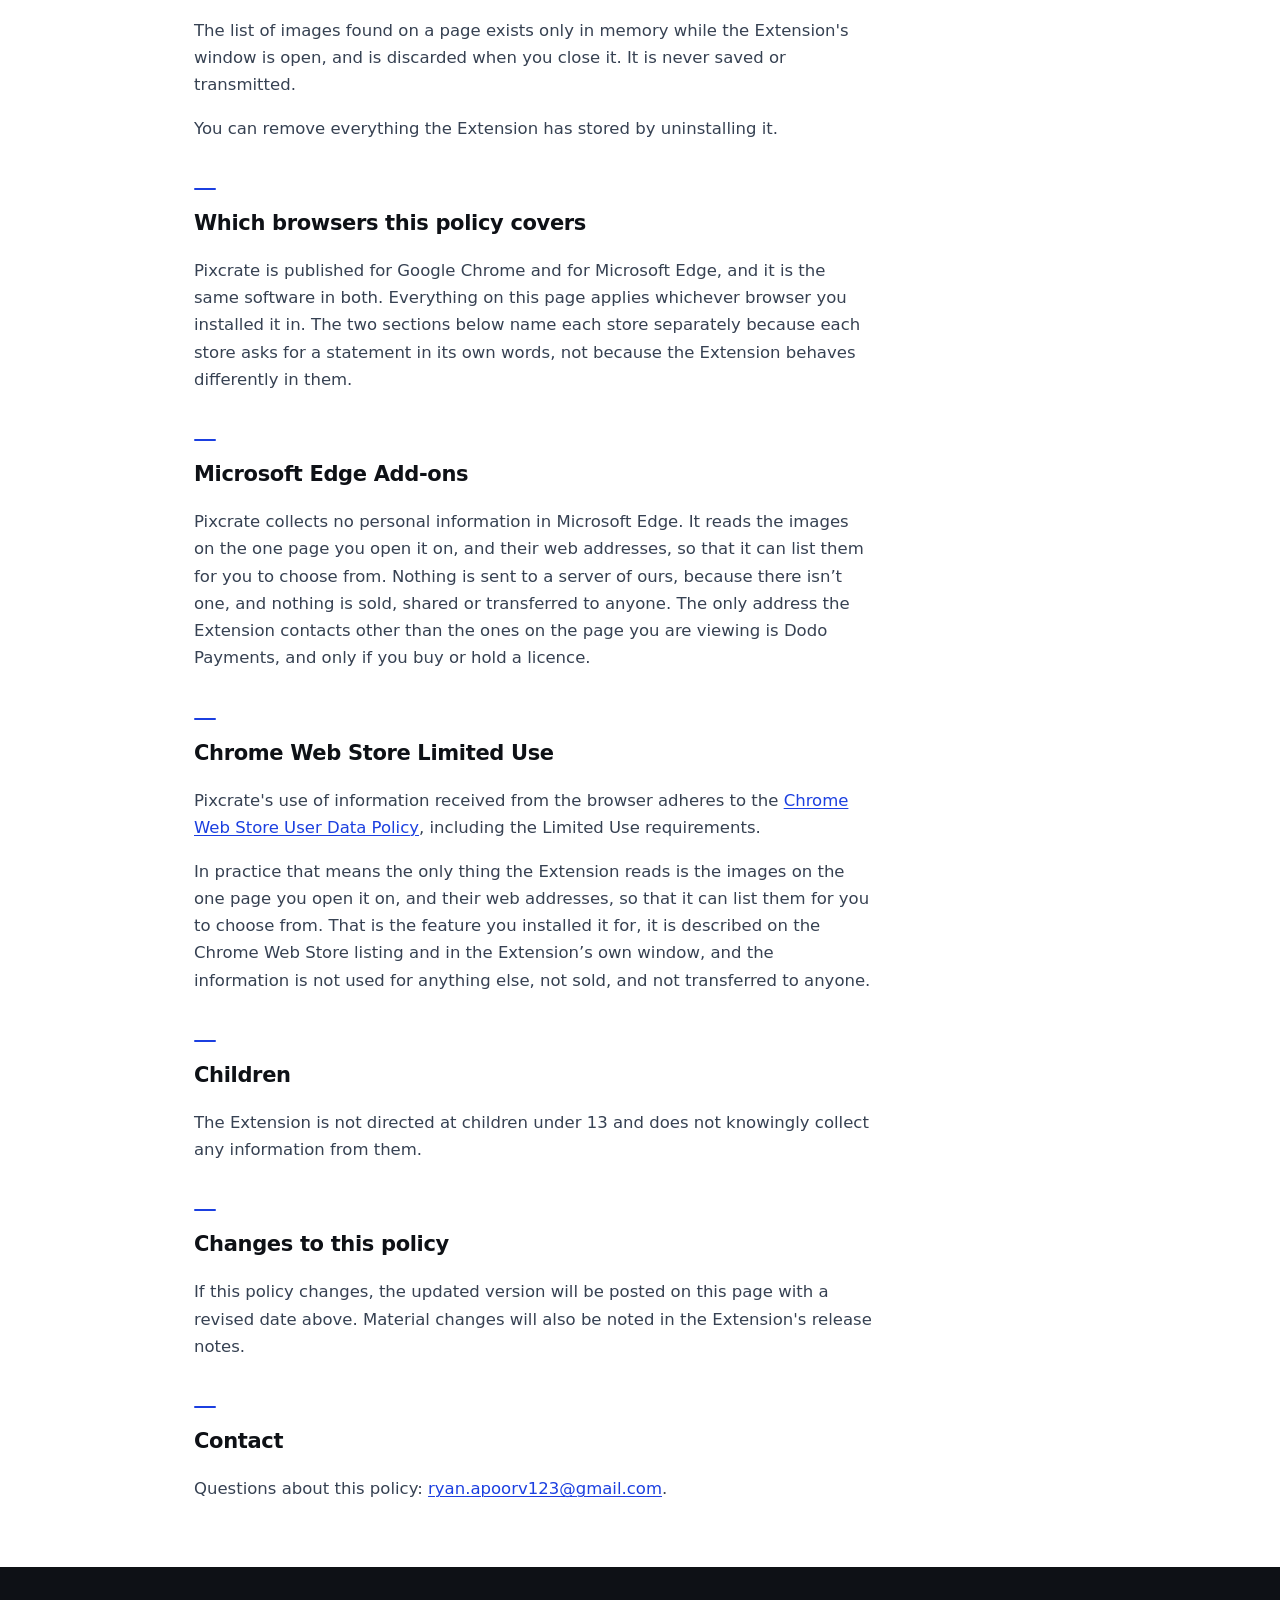
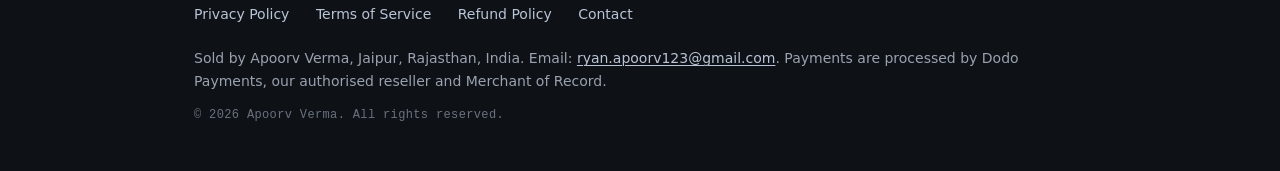
<file: privacy.html>
<!DOCTYPE html>
<html lang="en">
<head>
<meta charset="utf-8">
<meta name="viewport" content="width=device-width, initial-scale=1">
<title>Privacy Policy | Pixcrate</title>
<meta name="description" content="How Pixcrate handles your data: no account, no analytics, no server, and a complete list of the five times it touches the network.">
<link rel="canonical" href="https://apoorvverma5.github.io/pixcrate/privacy.html">
<link rel="icon" href="icon.svg" type="image/svg+xml">
<link rel="icon" href="icon-32.png" sizes="32x32" type="image/png">
<link rel="apple-touch-icon" href="icon-180.png">
<meta property="og:type" content="website">
<meta property="og:site_name" content="Pixcrate">
<meta property="og:title" content="Privacy Policy">
<meta property="og:description" content="No account, no analytics, no server, and a complete list of the five times the extension touches the network.">
<meta property="og:url" content="https://apoorvverma5.github.io/pixcrate/privacy.html">
<meta property="og:image" content="https://apoorvverma5.github.io/pixcrate/og.png">
<meta property="og:image:width" content="1200">
<meta property="og:image:height" content="630">
<meta property="og:image:alt" content="The Pixcrate mark: a picture tile with a download badge.">
<meta name="twitter:card" content="summary_large_image">
<link rel="stylesheet" href="styles.css">
</head>
<body>

<header class="topbar">
  <div class="bar">
    <a class="brand" href="./">
      <svg class="mark" viewBox="0 0 24 24" fill="none" aria-hidden="true" focusable="false">
        <rect class="mark__tile" x="1.6" y="1.6" width="16.8" height="16.8" rx="4.4"/>
        <circle class="mark__on" cx="6.3" cy="6.4" r="1.7"/>
        <path class="mark__on" d="M2.9 17V13.4L7.2 8.9l3.6 3.8 2.2-2 4.1 4.3V17Z"/>
        <circle class="mark__moat" cx="17.7" cy="17.7" r="6.05"/>
        <circle class="mark__tile" cx="17.7" cy="17.7" r="5.5"/>
        <rect class="mark__on" x="16.65" y="13.9" width="2.1" height="3.5" rx="0.6"/>
        <path class="mark__on" d="M14.9 17h5.6L17.7 20.4Z"/>
      </svg>Pixcrate</a>
    <nav class="nav">
      <a href="./">Home</a>
      <a href="privacy.html">Privacy</a>
      <a href="terms.html">Terms</a>
      <a href="refund.html">Refunds</a>
      <a href="contact.html">Contact</a>
    </nav>
  </div>
</header>

<section class="pagehead">
  <div class="bar">
    <h1>Privacy Policy</h1>
    <p class="updated">Last updated: 24 August 2026</p>
  </div>
</section>

<main class="wrap">

<p>Pixcrate ("the Extension") is provided by Apoorv Verma, an individual seller based in Jaipur, Rajasthan, India. It is designed to be privacy-first and fully local.</p>

<h2>What we collect</h2>
<p>The Extension does not collect, store, or transmit your browsing history, the contents of pages you visit, personal information, or any analytics or telemetry.</p>

<h2>Local processing</h2>
<p>All image discovery, filtering, format conversion, renaming, previewing and ZIP creation happen entirely on your device. Images you download are written directly to your computer. No image data and no page data is sent to us or to any third party.</p>

<h2>Network activity</h2>
<p>The Extension makes network requests in exactly five situations:</p>
<ol>
  <li>When you export images using the ZIP or format-conversion options, the Extension downloads the image files you selected, from the web addresses found on the page you are viewing. This is how the files reach your device. Nothing is sent to us.</li>
  <li>When you download images without the ZIP or conversion options, the Extension gives the web addresses to your browser's own download manager, which fetches the files directly. The Extension never handles the file data itself, and nothing is sent to us.</li>
  <li>When you ask the Extension to measure images whose dimensions are unknown, it loads those images to read their size. These are normally served from your browser's cache.</li>
  <li>If you hold a paid licence, the Extension checks it with Dodo Payments' licence service. This happens when you activate a key, when you open the Extension (at most once a minute, so opening it repeatedly does not repeat the check), and before a ZIP or format-conversion export. It sends only the licence key and an identifier for this device, and receives a valid or invalid status in reply. When you first activate a key it also sends a short device label, such as "Chrome on Windows", so that you can recognise your own devices in your account. If you do not hold a licence, none of these requests occur.</li>
  <li>Only if you press <strong>Show previews</strong>, the Extension re-requests the images on the page you are viewing so that it can generate thumbnails for them. This is off by default and never happens on its own. No cookies or sign-in details are sent, the addresses are the same ones the page has already loaded from, and the thumbnails are created and kept on your device. Nothing is sent to us.</li>
</ol>

<p>In every case above, the addresses contacted are ones found on the page you are viewing, or Dodo Payments' licence service. The Extension does not contact any other address.</p>

<p>Scanning a page, filtering and renaming make no network requests at all. <strong>If you do not hold a licence, opening the Extension does not contact the network at all.</strong> If you hold one, the only request is the licence check described in situation 4 above.</p>

<p>Thumbnails are generated from images your browser has already decoded. Where that is not possible, the Extension shows a plain placeholder tile instead, unless you explicitly press <strong>Show previews</strong>.</p>

<p>We operate no server. No data about you, your browsing, or the pages you visit is transmitted anywhere at any time.</p>

<h2>Payments</h2>
<p>Payments are processed by Dodo Payments, which acts as the Merchant of Record for all purchases. You can manage your subscription, update your payment method and retrieve your licence key at any time from <a href="https://customer.dodopayments.com/login/bus_0NlX7L74tGVYxDnHpBogp">your account with Dodo Payments</a>. Checkout takes place on Dodo Payments' own hosted checkout page, opened in a separate browser tab. We never see, handle, or store your card details. Please refer to Dodo Payments' privacy policy for how they handle payment information.</p>

<h2>Permissions</h2>
<p>The Extension requests the minimum permissions required for it to function:</p>
<ul>
  <li><strong>activeTab</strong> and <strong>scripting</strong>: to read the images on the page you are actively viewing, only when you click the Extension.</li>
  <li><strong>downloads</strong>: to save the images and ZIP archives you select to your device.</li>
  <li><strong>storage</strong>: to store your licence key and your free daily download count on your own device. Whether the licence is currently valid is never written to disk; it is checked with Dodo Payments.</li>
  <li><strong>offscreen</strong>: to perform image format conversion and ZIP creation in a hidden document, since the Extension's background process has no display of its own.</li>
  <li>Access to the licence-validation service, solely to check a licence key you enter.</li>
</ul>
<p>Access to other websites is requested only at the moment you export images from them, and only for the specific sites your selected images come from. The Extension does not use remotely hosted code.</p>

<h2>Data retention</h2>
<p>If you purchase a licence, your licence key and an identifier for this device are stored locally in your browser, together with the last four characters of the key and your plan name so that the Extension can show you which licence is active. Whether the licence is currently valid is never written to disk; it is checked with Dodo Payments as described in situation 4 above, and the answer is held only in memory, for at most a minute, purely so that opening the window twice in a row does not repeat the check. Your licence key never leaves your device except in those checks.</p>
<p>A count of how many images you have downloaded today is also kept, solely to apply the free daily limit. It is stored on your device and resets each day.</p>
<p>The list of images found on a page exists only in memory while the Extension's window is open, and is discarded when you close it. It is never saved or transmitted.</p>
<p>You can remove everything the Extension has stored by uninstalling it.</p>

<h2>Which browsers this policy covers</h2>
<p>Pixcrate is published for Google Chrome and for Microsoft Edge, and it is the same software in both. Everything on this page applies whichever browser you installed it in. The two sections below name each store separately because each store asks for a statement in its own words, not because the Extension behaves differently in them.</p>

<h2>Microsoft Edge Add-ons</h2>
<p>Pixcrate collects no personal information in Microsoft Edge. It reads the images on the one page you open it on, and their web addresses, so that it can list them for you to choose from. Nothing is sent to a server of ours, because there isn&rsquo;t one, and nothing is sold, shared or transferred to anyone. The only address the Extension contacts other than the ones on the page you are viewing is Dodo Payments, and only if you buy or hold a licence.</p>

<h2>Chrome Web Store Limited Use</h2>
<p>Pixcrate's use of information received from the browser adheres to the <a href="https://developer.chrome.com/docs/webstore/program-policies/user-data-faq">Chrome Web Store User Data Policy</a>, including the Limited Use requirements.</p>
<p>In practice that means the only thing the Extension reads is the images on the one page you open it on, and their web addresses, so that it can list them for you to choose from. That is the feature you installed it for, it is described on the Chrome Web Store listing and in the Extension&rsquo;s own window, and the information is not used for anything else, not sold, and not transferred to anyone.</p>

<h2>Children</h2>
<p>The Extension is not directed at children under 13 and does not knowingly collect any information from them.</p>

<h2>Changes to this policy</h2>
<p>If this policy changes, the updated version will be posted on this page with a revised date above. Material changes will also be noted in the Extension's release notes.</p>

<h2>Contact</h2>
<p>Questions about this policy: <a href="mailto:ryan.apoorv123@gmail.com">ryan.apoorv123@gmail.com</a>.</p>

</main>

<footer class="sitefoot">
  <div class="bar">
    <nav class="footlinks">
      <a href="privacy.html">Privacy Policy</a>
      <a href="terms.html">Terms of Service</a>
      <a href="refund.html">Refund Policy</a>
      <a href="contact.html">Contact</a>
    </nav>
    <p class="seller">Sold by Apoorv Verma, Jaipur, Rajasthan, India. Email: <a href="mailto:ryan.apoorv123@gmail.com">ryan.apoorv123@gmail.com</a>. Payments are processed by Dodo Payments, our authorised reseller and Merchant of Record.</p>
    <p class="copy">&copy; 2026 Apoorv Verma. All rights reserved.</p>
  </div>
</footer>

</body>
</html>
</file>
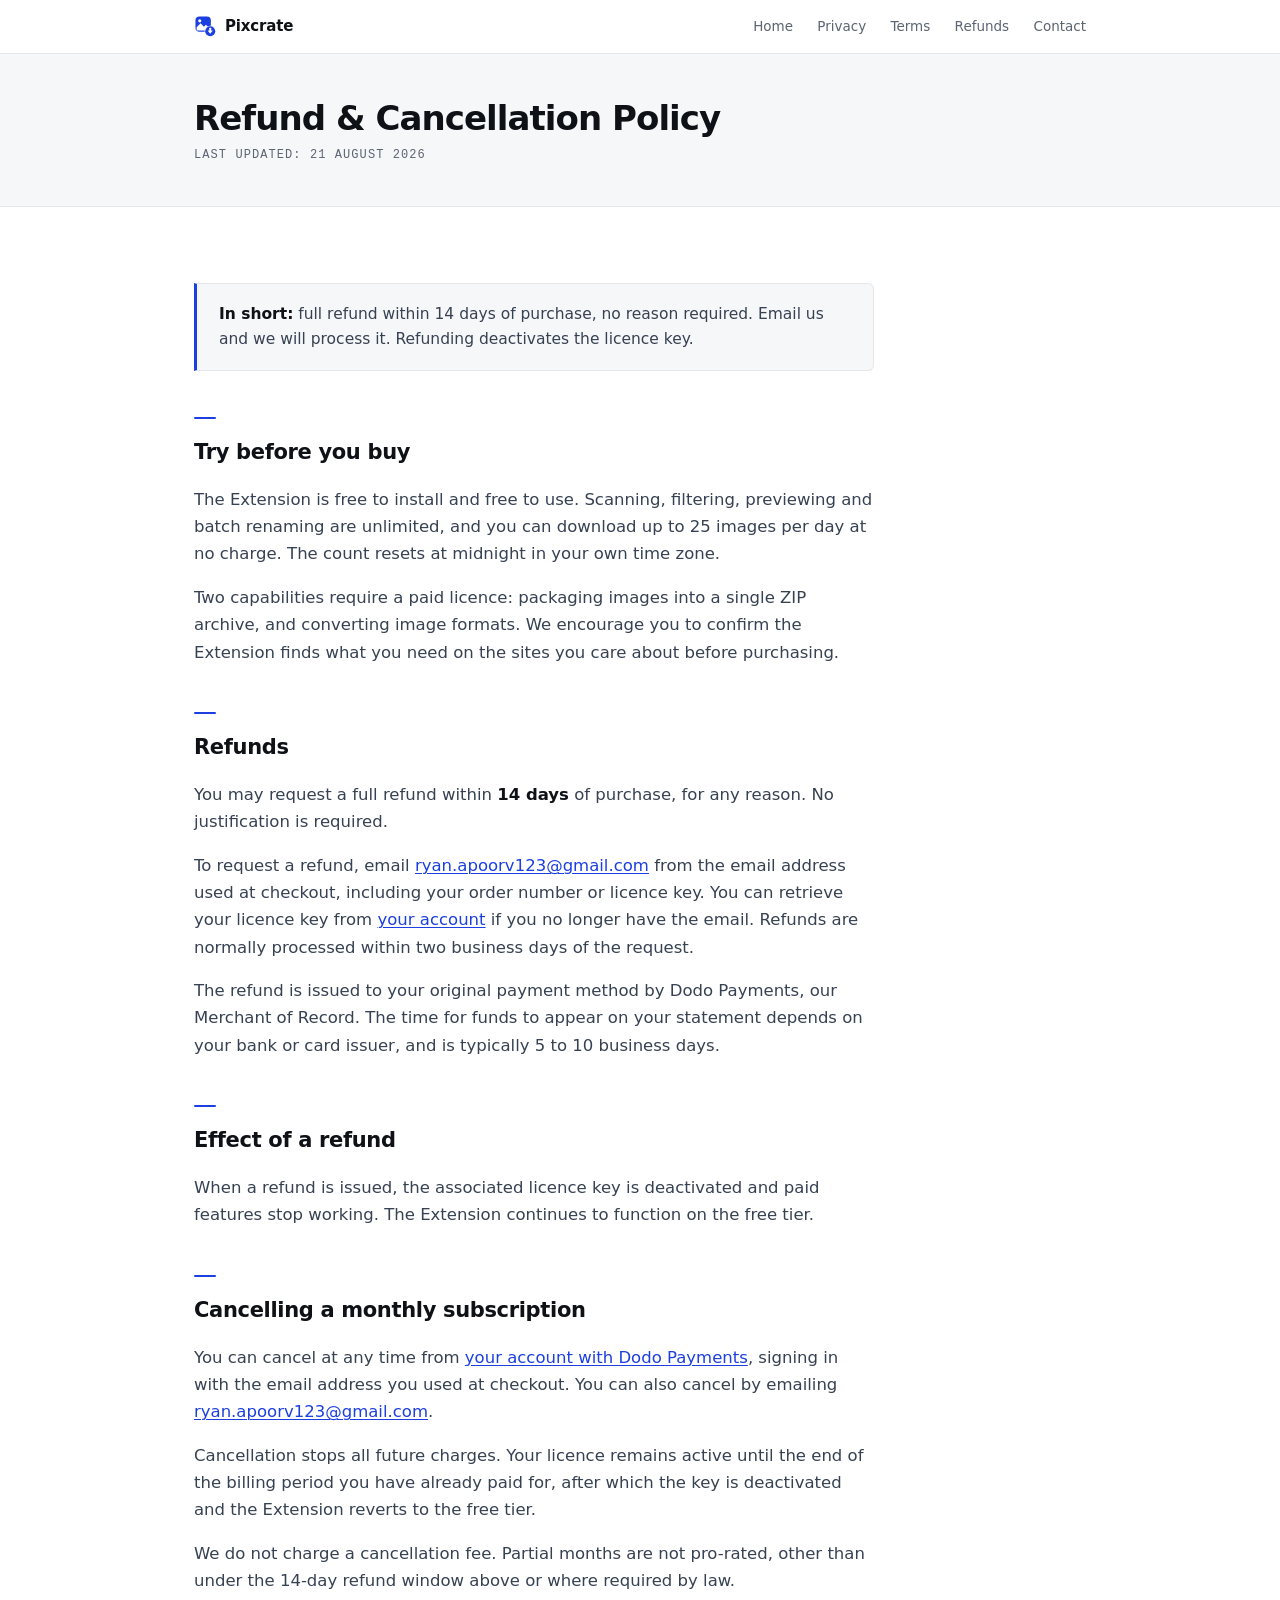
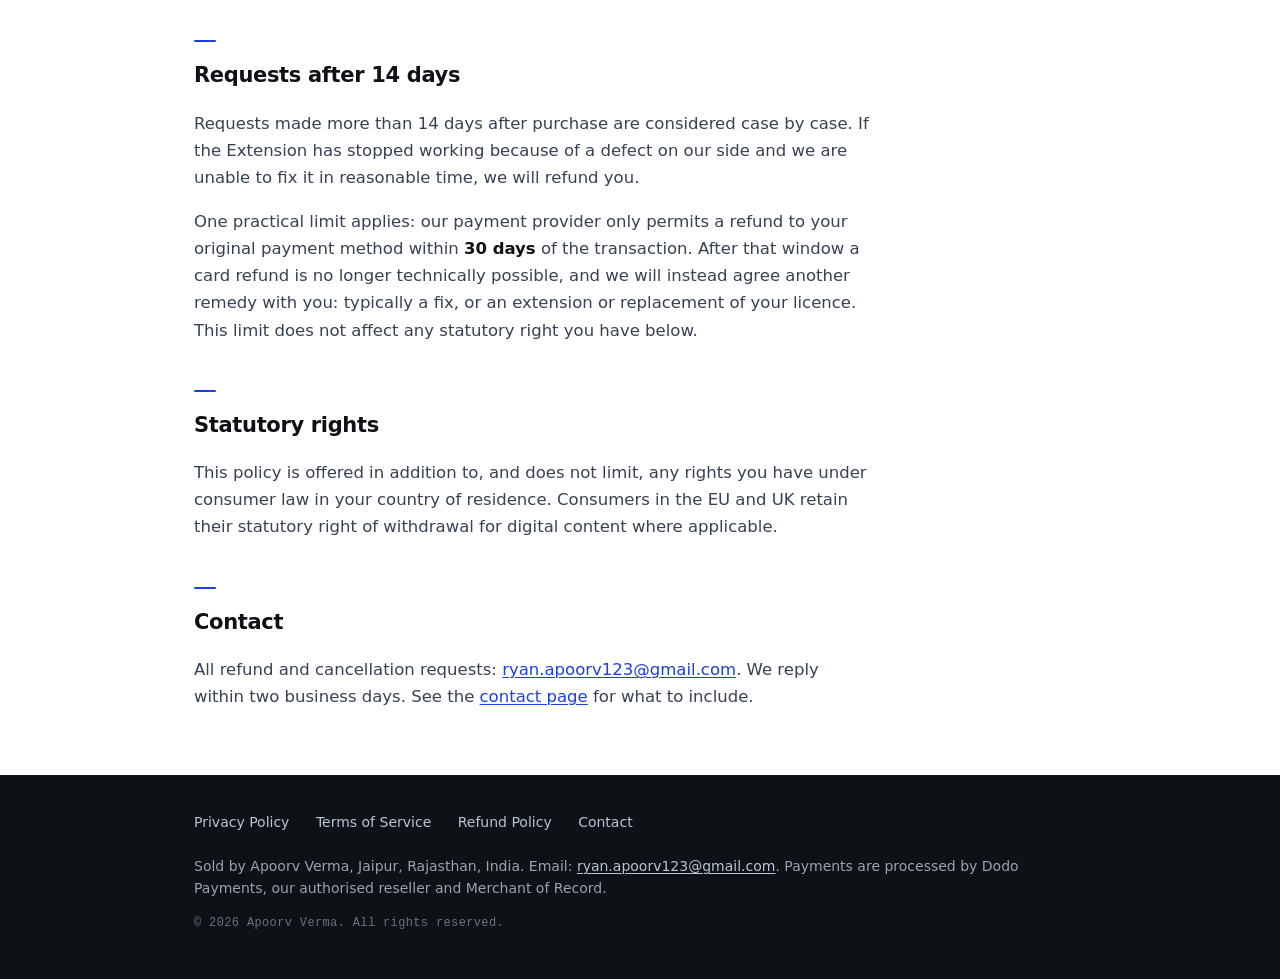
<file: refund.html>
<!DOCTYPE html>
<html lang="en">
<head>
<meta charset="utf-8">
<meta name="viewport" content="width=device-width, initial-scale=1">
<title>Refund &amp; Cancellation Policy | Pixcrate</title>
<meta name="description" content="How to request a refund or cancel a subscription for Pixcrate, and what happens to your licence when you do.">
<link rel="canonical" href="https://apoorvverma5.github.io/pixcrate/refund.html">
<link rel="icon" href="icon.svg" type="image/svg+xml">
<link rel="icon" href="icon-32.png" sizes="32x32" type="image/png">
<link rel="apple-touch-icon" href="icon-180.png">
<meta property="og:type" content="website">
<meta property="og:site_name" content="Pixcrate">
<meta property="og:title" content="Refund and Cancellation Policy">
<meta property="og:description" content="How to request a refund or cancel a subscription, and what happens to your licence when you do.">
<meta property="og:url" content="https://apoorvverma5.github.io/pixcrate/refund.html">
<meta property="og:image" content="https://apoorvverma5.github.io/pixcrate/og.png">
<meta property="og:image:width" content="1200">
<meta property="og:image:height" content="630">
<meta property="og:image:alt" content="The Pixcrate mark: a picture tile with a download badge.">
<meta name="twitter:card" content="summary_large_image">
<link rel="stylesheet" href="styles.css">
</head>
<body>

<header class="topbar">
  <div class="bar">
    <a class="brand" href="./">
      <svg class="mark" viewBox="0 0 24 24" fill="none" aria-hidden="true" focusable="false">
        <rect class="mark__tile" x="1.6" y="1.6" width="16.8" height="16.8" rx="4.4"/>
        <circle class="mark__on" cx="6.3" cy="6.4" r="1.7"/>
        <path class="mark__on" d="M2.9 17V13.4L7.2 8.9l3.6 3.8 2.2-2 4.1 4.3V17Z"/>
        <circle class="mark__moat" cx="17.7" cy="17.7" r="6.05"/>
        <circle class="mark__tile" cx="17.7" cy="17.7" r="5.5"/>
        <rect class="mark__on" x="16.65" y="13.9" width="2.1" height="3.5" rx="0.6"/>
        <path class="mark__on" d="M14.9 17h5.6L17.7 20.4Z"/>
      </svg>Pixcrate</a>
    <nav class="nav">
      <a href="./">Home</a>
      <a href="privacy.html">Privacy</a>
      <a href="terms.html">Terms</a>
      <a href="refund.html">Refunds</a>
      <a href="contact.html">Contact</a>
    </nav>
  </div>
</header>

<section class="pagehead">
  <div class="bar">
    <h1>Refund &amp; Cancellation Policy</h1>
    <p class="updated">Last updated: 21 August 2026</p>
  </div>
</section>

<main class="wrap">

<div class="note">
  <strong>In short:</strong> full refund within 14 days of purchase, no reason required. Email us and we will process it. Refunding deactivates the licence key.
</div>

<h2>Try before you buy</h2>
<p>The Extension is free to install and free to use. Scanning, filtering, previewing and batch renaming are unlimited, and you can download up to 25 images per day at no charge. The count resets at midnight in your own time zone.</p>
<p>Two capabilities require a paid licence: packaging images into a single ZIP archive, and converting image formats. We encourage you to confirm the Extension finds what you need on the sites you care about before purchasing.</p>

<h2>Refunds</h2>
<p>You may request a full refund within <strong>14 days</strong> of purchase, for any reason. No justification is required.</p>
<p>To request a refund, email <a href="mailto:ryan.apoorv123@gmail.com">ryan.apoorv123@gmail.com</a> from the email address used at checkout, including your order number or licence key. You can retrieve your licence key from <a href="https://customer.dodopayments.com/login/bus_0NlX7L74tGVYxDnHpBogp">your account</a> if you no longer have the email. Refunds are normally processed within two business days of the request.</p>
<p>The refund is issued to your original payment method by Dodo Payments, our Merchant of Record. The time for funds to appear on your statement depends on your bank or card issuer, and is typically 5 to 10 business days.</p>

<h2>Effect of a refund</h2>
<p>When a refund is issued, the associated licence key is deactivated and paid features stop working. The Extension continues to function on the free tier.</p>

<h2>Cancelling a monthly subscription</h2>
<p>You can cancel at any time from <a href="https://customer.dodopayments.com/login/bus_0NlX7L74tGVYxDnHpBogp">your account with Dodo Payments</a>, signing in with the email address you used at checkout. You can also cancel by emailing <a href="mailto:ryan.apoorv123@gmail.com">ryan.apoorv123@gmail.com</a>.</p>
<p>Cancellation stops all future charges. Your licence remains active until the end of the billing period you have already paid for, after which the key is deactivated and the Extension reverts to the free tier.</p>
<p>We do not charge a cancellation fee. Partial months are not pro-rated, other than under the 14-day refund window above or where required by law.</p>

<h2>Requests after 14 days</h2>
<p>Requests made more than 14 days after purchase are considered case by case. If the Extension has stopped working because of a defect on our side and we are unable to fix it in reasonable time, we will refund you.</p>
<p>One practical limit applies: our payment provider only permits a refund to your original payment method within <strong>30 days</strong> of the transaction. After that window a card refund is no longer technically possible, and we will instead agree another remedy with you: typically a fix, or an extension or replacement of your licence. This limit does not affect any statutory right you have below.</p>

<h2>Statutory rights</h2>
<p>This policy is offered in addition to, and does not limit, any rights you have under consumer law in your country of residence. Consumers in the EU and UK retain their statutory right of withdrawal for digital content where applicable.</p>

<h2>Contact</h2>
<p>All refund and cancellation requests: <a href="mailto:ryan.apoorv123@gmail.com">ryan.apoorv123@gmail.com</a>. We reply within two business days. See the <a href="contact.html">contact page</a> for what to include.</p>

</main>

<footer class="sitefoot">
  <div class="bar">
    <nav class="footlinks">
      <a href="privacy.html">Privacy Policy</a>
      <a href="terms.html">Terms of Service</a>
      <a href="refund.html">Refund Policy</a>
      <a href="contact.html">Contact</a>
    </nav>
    <p class="seller">Sold by Apoorv Verma, Jaipur, Rajasthan, India. Email: <a href="mailto:ryan.apoorv123@gmail.com">ryan.apoorv123@gmail.com</a>. Payments are processed by Dodo Payments, our authorised reseller and Merchant of Record.</p>
    <p class="copy">&copy; 2026 Apoorv Verma. All rights reserved.</p>
  </div>
</footer>

</body>
</html>
</file>
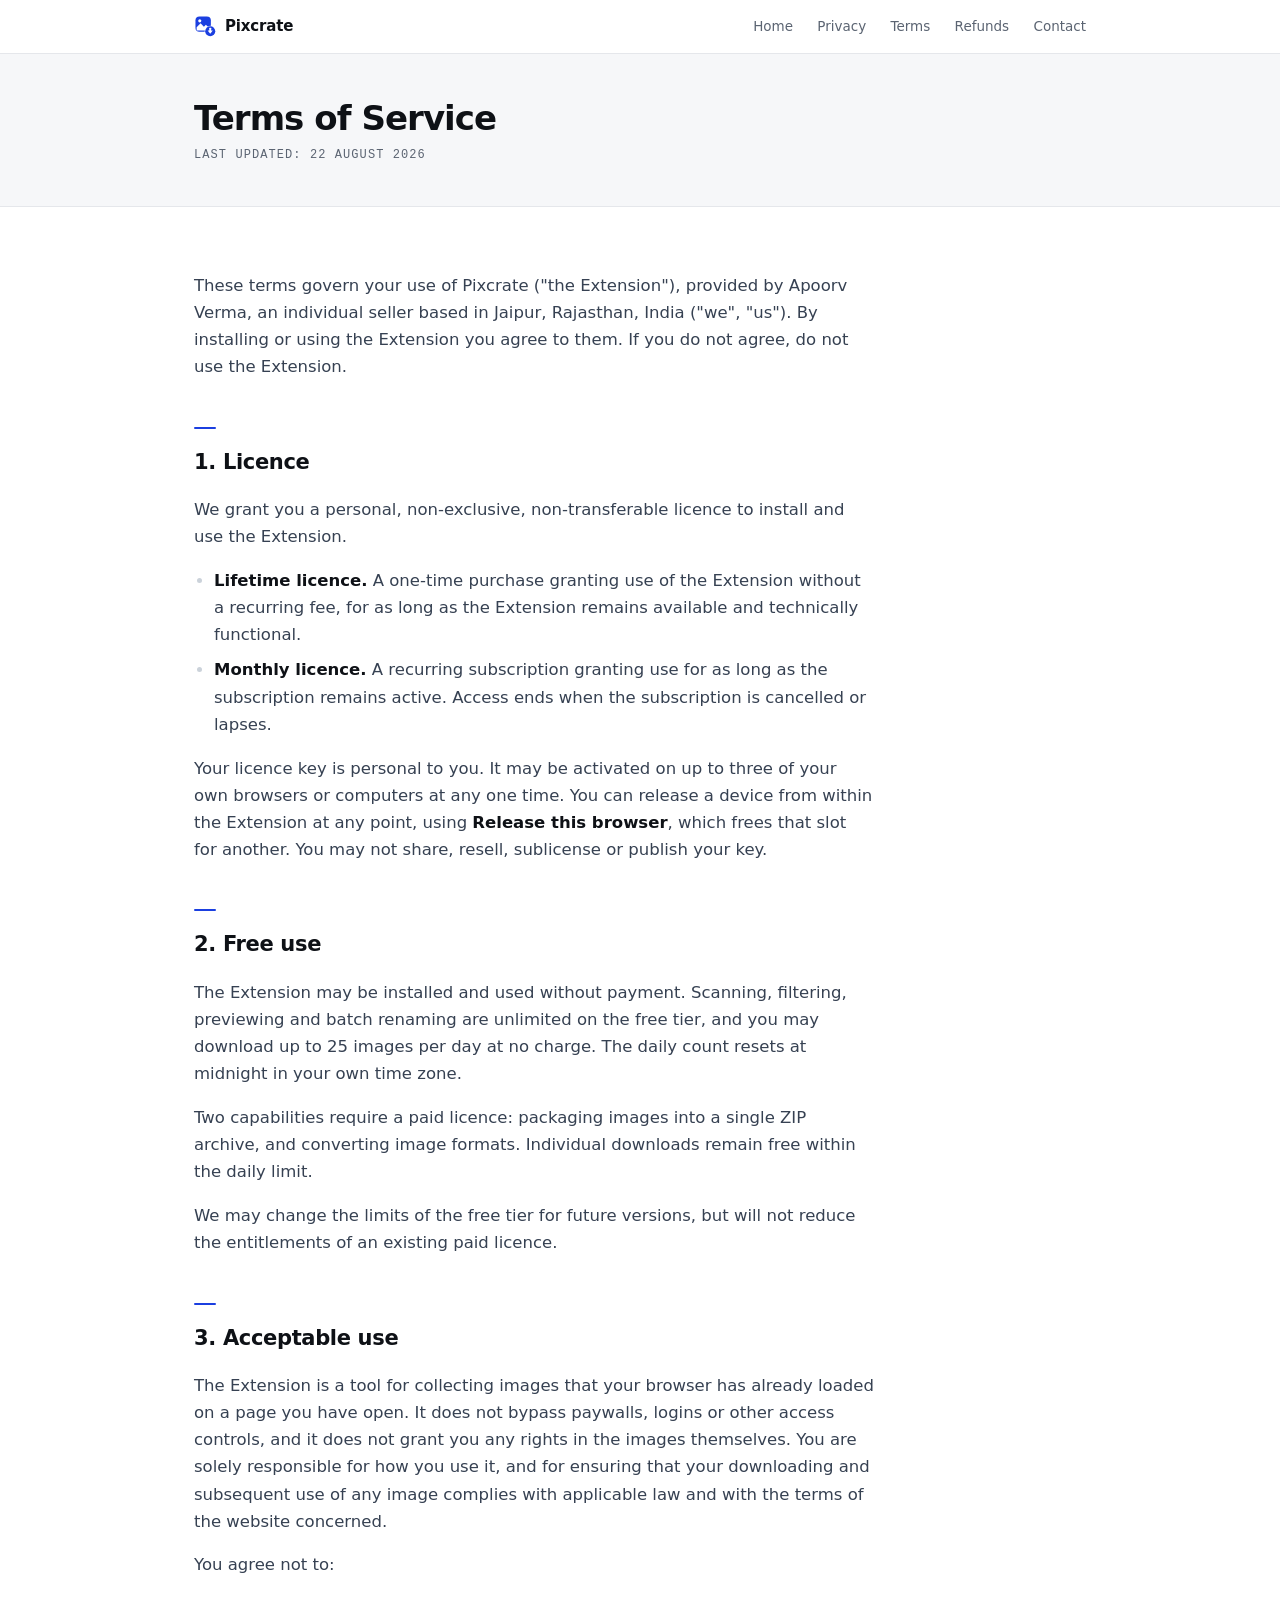
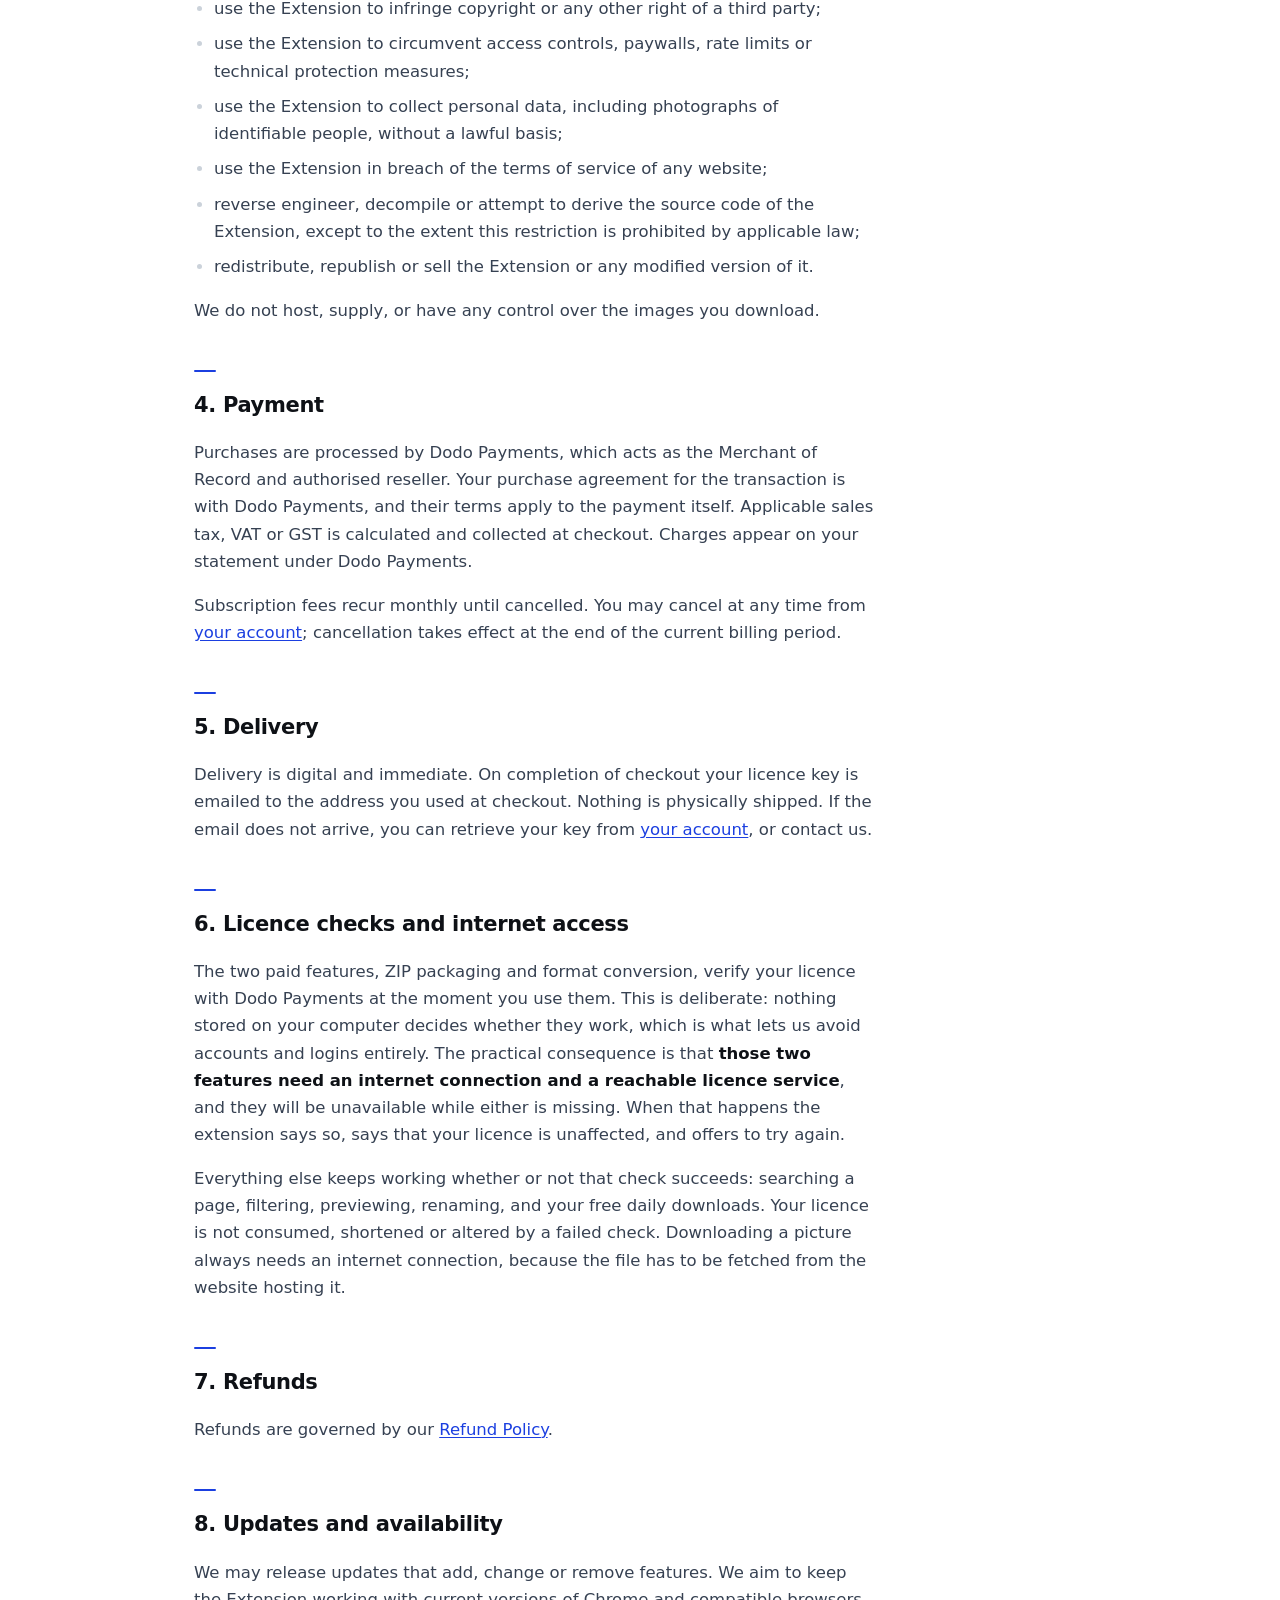
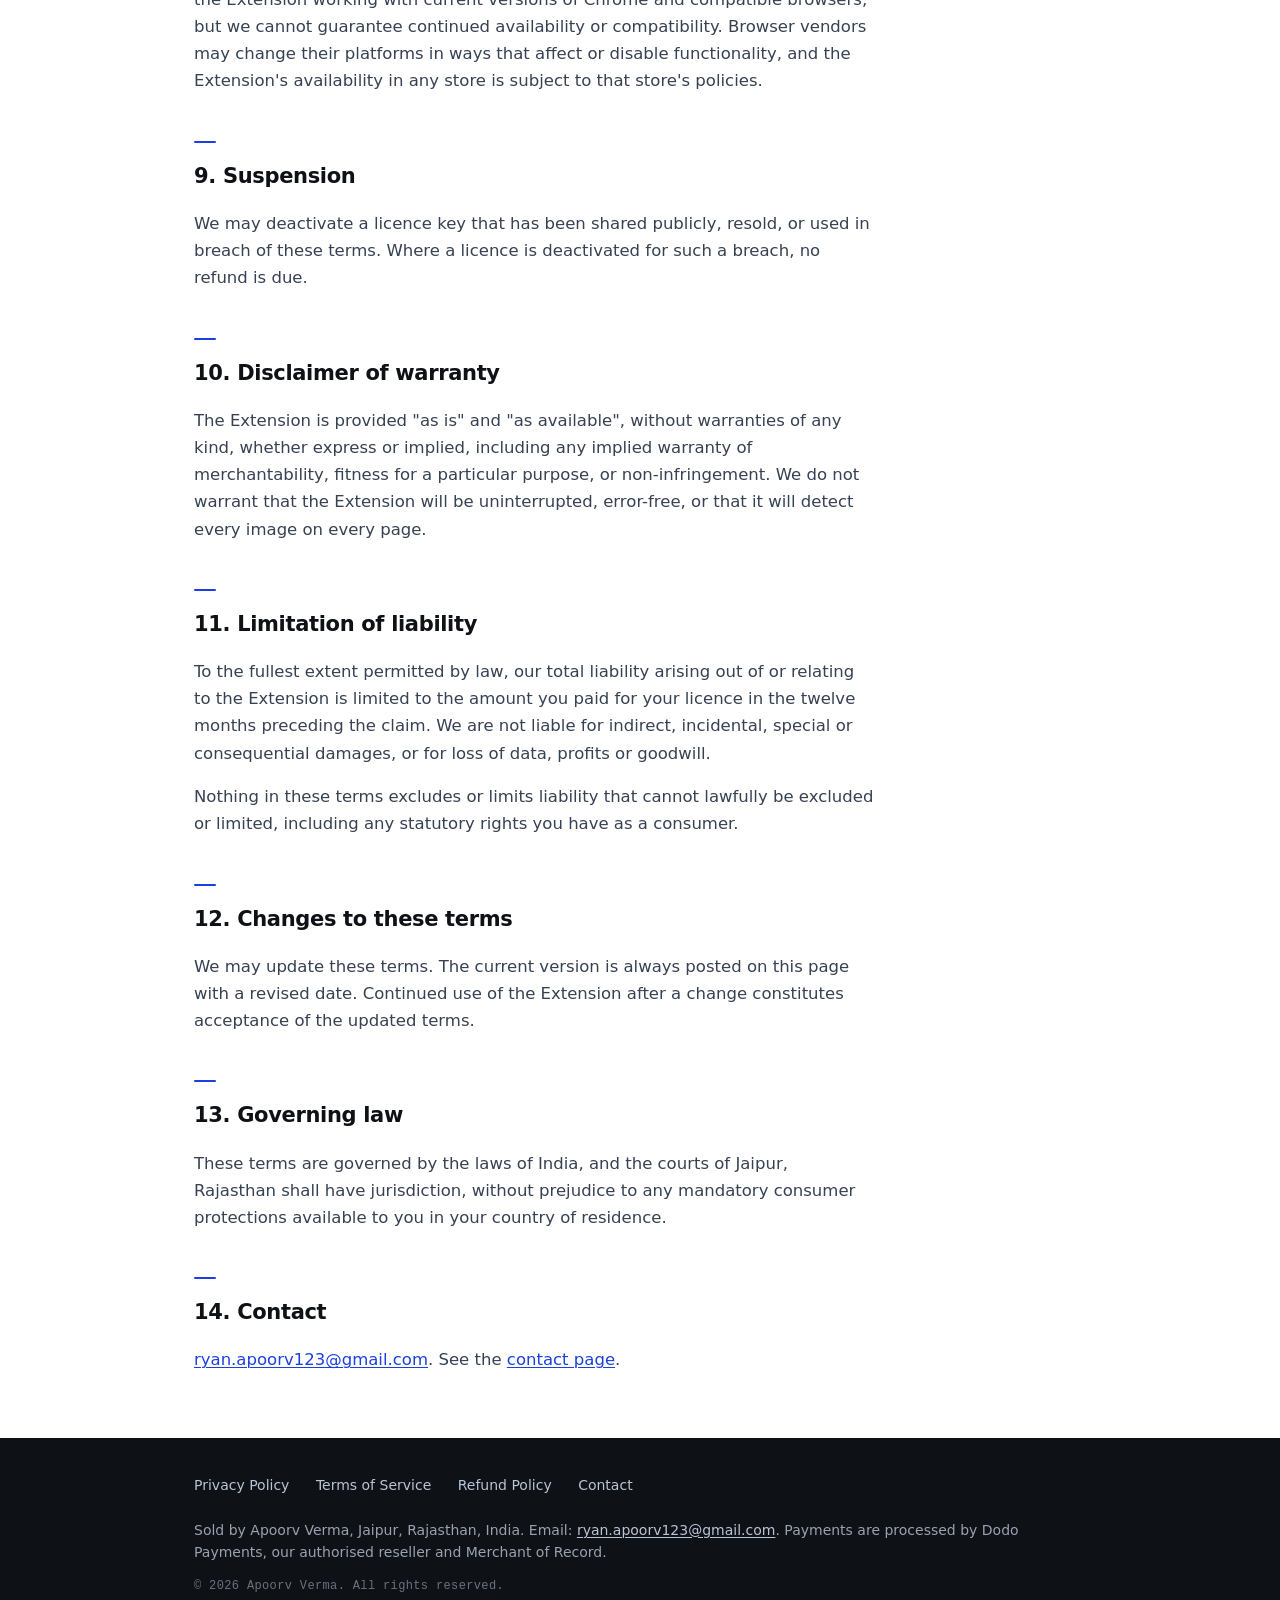
<file: terms.html>
<!DOCTYPE html>
<html lang="en">
<head>
<meta charset="utf-8">
<meta name="viewport" content="width=device-width, initial-scale=1">
<title>Terms of Service | Pixcrate</title>
<meta name="description" content="The terms covering your use of Pixcrate: the free tier, the lifetime and monthly licences, the three-device limit, and acceptable use.">
<link rel="canonical" href="https://apoorvverma5.github.io/pixcrate/terms.html">
<link rel="icon" href="icon.svg" type="image/svg+xml">
<link rel="icon" href="icon-32.png" sizes="32x32" type="image/png">
<link rel="apple-touch-icon" href="icon-180.png">
<meta property="og:type" content="website">
<meta property="og:site_name" content="Pixcrate">
<meta property="og:title" content="Terms of Service">
<meta property="og:description" content="The free tier, the lifetime and monthly licences, the three-device limit, and acceptable use.">
<meta property="og:url" content="https://apoorvverma5.github.io/pixcrate/terms.html">
<meta property="og:image" content="https://apoorvverma5.github.io/pixcrate/og.png">
<meta property="og:image:width" content="1200">
<meta property="og:image:height" content="630">
<meta property="og:image:alt" content="The Pixcrate mark: a picture tile with a download badge.">
<meta name="twitter:card" content="summary_large_image">
<link rel="stylesheet" href="styles.css">
</head>
<body>

<header class="topbar">
  <div class="bar">
    <a class="brand" href="./">
      <svg class="mark" viewBox="0 0 24 24" fill="none" aria-hidden="true" focusable="false">
        <rect class="mark__tile" x="1.6" y="1.6" width="16.8" height="16.8" rx="4.4"/>
        <circle class="mark__on" cx="6.3" cy="6.4" r="1.7"/>
        <path class="mark__on" d="M2.9 17V13.4L7.2 8.9l3.6 3.8 2.2-2 4.1 4.3V17Z"/>
        <circle class="mark__moat" cx="17.7" cy="17.7" r="6.05"/>
        <circle class="mark__tile" cx="17.7" cy="17.7" r="5.5"/>
        <rect class="mark__on" x="16.65" y="13.9" width="2.1" height="3.5" rx="0.6"/>
        <path class="mark__on" d="M14.9 17h5.6L17.7 20.4Z"/>
      </svg>Pixcrate</a>
    <nav class="nav">
      <a href="./">Home</a>
      <a href="privacy.html">Privacy</a>
      <a href="terms.html">Terms</a>
      <a href="refund.html">Refunds</a>
      <a href="contact.html">Contact</a>
    </nav>
  </div>
</header>

<section class="pagehead">
  <div class="bar">
    <h1>Terms of Service</h1>
    <p class="updated">Last updated: 22 August 2026</p>
  </div>
</section>

<main class="wrap">

<p>These terms govern your use of Pixcrate ("the Extension"), provided by Apoorv Verma, an individual seller based in Jaipur, Rajasthan, India ("we", "us"). By installing or using the Extension you agree to them. If you do not agree, do not use the Extension.</p>

<h2>1. Licence</h2>
<p>We grant you a personal, non-exclusive, non-transferable licence to install and use the Extension.</p>
<ul>
  <li><strong>Lifetime licence.</strong> A one-time purchase granting use of the Extension without a recurring fee, for as long as the Extension remains available and technically functional.</li>
  <li><strong>Monthly licence.</strong> A recurring subscription granting use for as long as the subscription remains active. Access ends when the subscription is cancelled or lapses.</li>
</ul>
<p>Your licence key is personal to you. It may be activated on up to three of your own browsers or computers at any one time. You can release a device from within the Extension at any point, using <strong>Release this browser</strong>, which frees that slot for another. You may not share, resell, sublicense or publish your key.</p>

<h2>2. Free use</h2>
<p>The Extension may be installed and used without payment. Scanning, filtering, previewing and batch renaming are unlimited on the free tier, and you may download up to 25 images per day at no charge. The daily count resets at midnight in your own time zone.</p>
<p>Two capabilities require a paid licence: packaging images into a single ZIP archive, and converting image formats. Individual downloads remain free within the daily limit.</p>
<p>We may change the limits of the free tier for future versions, but will not reduce the entitlements of an existing paid licence.</p>

<h2>3. Acceptable use</h2>
<p>The Extension is a tool for collecting images that your browser has already loaded on a page you have open. It does not bypass paywalls, logins or other access controls, and it does not grant you any rights in the images themselves. You are solely responsible for how you use it, and for ensuring that your downloading and subsequent use of any image complies with applicable law and with the terms of the website concerned.</p>
<p>You agree not to:</p>
<ul>
  <li>use the Extension to infringe copyright or any other right of a third party;</li>
  <li>use the Extension to circumvent access controls, paywalls, rate limits or technical protection measures;</li>
  <li>use the Extension to collect personal data, including photographs of identifiable people, without a lawful basis;</li>
  <li>use the Extension in breach of the terms of service of any website;</li>
  <li>reverse engineer, decompile or attempt to derive the source code of the Extension, except to the extent this restriction is prohibited by applicable law;</li>
  <li>redistribute, republish or sell the Extension or any modified version of it.</li>
</ul>
<p>We do not host, supply, or have any control over the images you download.</p>

<h2>4. Payment</h2>
<p>Purchases are processed by Dodo Payments, which acts as the Merchant of Record and authorised reseller. Your purchase agreement for the transaction is with Dodo Payments, and their terms apply to the payment itself. Applicable sales tax, VAT or GST is calculated and collected at checkout. Charges appear on your statement under Dodo Payments.</p>
<p>Subscription fees recur monthly until cancelled. You may cancel at any time from <a href="https://customer.dodopayments.com/login/bus_0NlX7L74tGVYxDnHpBogp">your account</a>; cancellation takes effect at the end of the current billing period.</p>

<h2>5. Delivery</h2>
<p>Delivery is digital and immediate. On completion of checkout your licence key is emailed to the address you used at checkout. Nothing is physically shipped. If the email does not arrive, you can retrieve your key from <a href="https://customer.dodopayments.com/login/bus_0NlX7L74tGVYxDnHpBogp">your account</a>, or contact us.</p>

<h2>6. Licence checks and internet access</h2>
<p>The two paid features, ZIP packaging and format conversion, verify your licence with Dodo Payments at the moment you use them. This is deliberate: nothing stored on your computer decides whether they work, which is what lets us avoid accounts and logins entirely. The practical consequence is that <strong>those two features need an internet connection and a reachable licence service</strong>, and they will be unavailable while either is missing. When that happens the extension says so, says that your licence is unaffected, and offers to try again.</p>
<p>Everything else keeps working whether or not that check succeeds: searching a page, filtering, previewing, renaming, and your free daily downloads. Your licence is not consumed, shortened or altered by a failed check. Downloading a picture always needs an internet connection, because the file has to be fetched from the website hosting it.</p>

<h2>7. Refunds</h2>
<p>Refunds are governed by our <a href="refund.html">Refund Policy</a>.</p>

<h2>8. Updates and availability</h2>
<p>We may release updates that add, change or remove features. We aim to keep the Extension working with current versions of Chrome and compatible browsers, but we cannot guarantee continued availability or compatibility. Browser vendors may change their platforms in ways that affect or disable functionality, and the Extension's availability in any store is subject to that store's policies.</p>

<h2>9. Suspension</h2>
<p>We may deactivate a licence key that has been shared publicly, resold, or used in breach of these terms. Where a licence is deactivated for such a breach, no refund is due.</p>

<h2>10. Disclaimer of warranty</h2>
<p>The Extension is provided "as is" and "as available", without warranties of any kind, whether express or implied, including any implied warranty of merchantability, fitness for a particular purpose, or non-infringement. We do not warrant that the Extension will be uninterrupted, error-free, or that it will detect every image on every page.</p>

<h2>11. Limitation of liability</h2>
<p>To the fullest extent permitted by law, our total liability arising out of or relating to the Extension is limited to the amount you paid for your licence in the twelve months preceding the claim. We are not liable for indirect, incidental, special or consequential damages, or for loss of data, profits or goodwill.</p>
<p>Nothing in these terms excludes or limits liability that cannot lawfully be excluded or limited, including any statutory rights you have as a consumer.</p>

<h2>12. Changes to these terms</h2>
<p>We may update these terms. The current version is always posted on this page with a revised date. Continued use of the Extension after a change constitutes acceptance of the updated terms.</p>

<h2>13. Governing law</h2>
<p>These terms are governed by the laws of India, and the courts of Jaipur, Rajasthan shall have jurisdiction, without prejudice to any mandatory consumer protections available to you in your country of residence.</p>

<h2>14. Contact</h2>
<p><a href="mailto:ryan.apoorv123@gmail.com">ryan.apoorv123@gmail.com</a>. See the <a href="contact.html">contact page</a>.</p>

</main>

<footer class="sitefoot">
  <div class="bar">
    <nav class="footlinks">
      <a href="privacy.html">Privacy Policy</a>
      <a href="terms.html">Terms of Service</a>
      <a href="refund.html">Refund Policy</a>
      <a href="contact.html">Contact</a>
    </nav>
    <p class="seller">Sold by Apoorv Verma, Jaipur, Rajasthan, India. Email: <a href="mailto:ryan.apoorv123@gmail.com">ryan.apoorv123@gmail.com</a>. Payments are processed by Dodo Payments, our authorised reseller and Merchant of Record.</p>
    <p class="copy">&copy; 2026 Apoorv Verma. All rights reserved.</p>
  </div>
</footer>

</body>
</html>
</file>
<file: styles.css>
/* Bulk Media Downloader: site styles.
   Cool neutral, tight sans headings, monospace labels, near-black controls.
   Full-bleed bands share one 820px column so every left edge aligns. */

:root {
  --bg: #ffffff;
  --surface: #f6f7f9;
  --ink: #0e1116;
  --body: #364152;
  --muted: #5b6472;
  --line: #e5e7eb;
  --line-strong: #cbd2da;
  --accent: #1b3fe0;

  --container: 940px;
  --measure: 680px;

  --sans: system-ui, -apple-system, "Segoe UI", Roboto, "Helvetica Neue", Arial, sans-serif;
  --mono: ui-monospace, SFMono-Regular, "SF Mono", "Cascadia Mono", Menlo, Consolas, monospace;
}

* { box-sizing: border-box; }

[hidden] { display: none !important; }

::selection { background: #d3e0ff; }

:focus-visible { outline: 2px solid var(--accent); outline-offset: 3px; }

body {
  margin: 0;
  background: var(--bg);
  color: var(--body);
  font-family: var(--sans);
  font-size: 16.5px;
  line-height: 1.65;
  -webkit-font-smoothing: antialiased;
}

/* Shared grid. */
.bar, .wrap {
  max-width: var(--container);
  margin: 0 auto;
  padding-left: 24px;
  padding-right: 24px;
}

.wrap { padding-top: 48px; padding-bottom: 48px; }

/* Prose held to a readable measure; grids and cards run full width. */
.wrap > p,
.wrap > ol,
.wrap > ul:not(.features),
.wrap > .note { max-width: var(--measure); }

/* --- Top bar --------------------------------------------------------- */

.topbar {
  position: sticky;
  top: 0;
  z-index: 10;
  background: rgba(255, 255, 255, 0.92);
  border-bottom: 1px solid var(--line);
}

.topbar .bar {
  display: flex;
  align-items: center;
  justify-content: space-between;
  gap: 20px;
  padding-top: 14px;
  padding-bottom: 14px;
}

.brand {
  display: inline-flex;
  align-items: center;
  gap: 9px;
  font-size: 15px;
  font-weight: 620;
  letter-spacing: -0.012em;
  color: var(--ink);
  text-decoration: none;
}

.mark { width: 22px; height: 22px; flex: none; }

/* The moat takes the page colour, which is what lets the badge read as a bite
   out of the tile rather than a blob sitting on top of it. */
.mark__tile { fill: var(--accent); }
.mark__on { fill: #ffffff; }
.mark__moat { fill: var(--bg); }

.nav { font-size: 13.5px; font-weight: 500; }

.nav a {
  color: var(--muted);
  text-decoration: none;
  margin-left: 20px;
}

.nav a:hover { color: var(--ink); }

/* --- Hero and page heads --------------------------------------------- */

.hero {
  background: var(--surface);
  border-bottom: 1px solid var(--line);
}

.hero__inner {
  display: flex;
  align-items: center;
  gap: 56px;
  padding-top: 64px;
  padding-bottom: 64px;
}

.hero__copy { flex: 1 1 440px; min-width: 0; }

.hero__copy .lede { max-width: 30em; margin-bottom: 0; }

/* The hero screenshot: a real capture of the extension window, generated by
   npm run store:assets in the extension repo (shell-1-found.png). */
.shot {
  flex: 0 0 440px;
  width: 100%;
  max-width: 440px;
  height: auto;
  border: 1px solid var(--line-strong);
  border-radius: 10px;
  box-shadow: 0 18px 40px -14px rgba(14, 17, 22, 0.28), 0 2px 6px rgba(14, 17, 22, 0.05);
}

.pagehead {
  background: var(--surface);
  border-bottom: 1px solid var(--line);
}

.pagehead .bar { padding-top: 46px; padding-bottom: 40px; }

.pagehead .lede { max-width: 40em; margin-bottom: 0; font-size: 17.5px; }

/* --- Type ------------------------------------------------------------ */

h1 {
  font-size: 43px;
  font-weight: 700;
  line-height: 1.08;
  letter-spacing: -0.033em;
  color: var(--ink);
  text-wrap: balance;
  margin: 0 0 18px;
}

.pagehead h1 { font-size: 34px; letter-spacing: -0.028em; margin-bottom: 10px; }

h2 {
  font-size: 21px;
  font-weight: 650;
  letter-spacing: -0.016em;
  color: var(--ink);
  margin: 46px 0 14px;
  scroll-margin-top: 80px;
}

/* Short accent rule above each section heading, for vertical rhythm. */
h2::before {
  content: "";
  display: block;
  width: 22px;
  height: 2px;
  border-radius: 1px;
  background: var(--accent);
  margin-bottom: 16px;
}

.wrap > h2:first-child, .band h2 { margin-top: 0; }

h3 {
  font-family: var(--mono);
  font-size: 12px;
  font-weight: 500;
  letter-spacing: 0.09em;
  text-transform: uppercase;
  color: var(--muted);
  margin: 0 0 14px;
}

strong { font-weight: 600; color: var(--ink); }

.lede {
  font-size: 19px;
  line-height: 1.55;
  color: var(--muted);
  margin-top: 0;
}

.updated {
  font-family: var(--mono);
  font-size: 12px;
  letter-spacing: 0.09em;
  text-transform: uppercase;
  color: var(--muted);
  margin: 0;
}

.fineprint { font-size: 14.5px; color: var(--muted); margin-top: 18px; }

/* The refund promise, directly under the two buy buttons. Deliberately not
   .fineprint: it is the reason a first-time buyer risks the purchase, and the
   refund policy already leads with it. */
.guarantee {
  font-size: 16px;
  color: var(--ink);
  margin: 22px 0 0;
  text-align: center;
}
.guarantee strong { font-weight: 650; }

a {
  color: var(--accent);
  text-decoration-thickness: 1px;
  text-underline-offset: 2px;
}

ul, ol { padding-left: 20px; }

li { margin-bottom: 8px; }

li::marker { color: var(--line-strong); }

/* Numbered steps and clauses read better with a deliberate numeral. */
ol > li::marker {
  font-family: var(--mono);
  font-size: 13px;
  color: var(--accent);
}

h1 { scroll-margin-top: 80px; }

code {
  font-family: var(--mono);
  font-size: 14px;
  background: var(--surface);
  border: 1px solid var(--line);
  padding: 1px 5px;
  border-radius: 4px;
}

/* --- Tick list ------------------------------------------------------- */

.ticks { list-style: none; padding-left: 0; }

.ticks li { position: relative; padding-left: 24px; }

.ticks li::before {
  content: "";
  position: absolute;
  left: 3px;
  top: 7px;
  width: 5px;
  height: 10px;
  border: solid var(--accent);
  border-width: 0 2px 2px 0;
  transform: rotate(43deg);
}

/* --- Feature grid ---------------------------------------------------- */

.features {
  list-style: none;
  padding: 0;
  margin: 24px 0 0;
  display: grid;
  grid-template-columns: 1fr 1fr;
  gap: 1px;
  background: var(--line);
  border: 1px solid var(--line);
  border-radius: 6px;
  overflow: hidden;
}

.features li {
  background: var(--bg);
  padding: 22px;
  margin: 0;
  font-size: 15px;
  line-height: 1.6;
  transition: background 0.15s ease;
}

.features li:hover { background: #fbfcfd; }

.features li strong {
  display: block;
  font-size: 15px;
  font-weight: 620;
  letter-spacing: -0.01em;
  margin-bottom: 6px;
}

/* --- Tinted band (pricing) ------------------------------------------- */

.band {
  background: var(--surface);
  border-top: 1px solid var(--line);
  border-bottom: 1px solid var(--line);
}

/* --- Pricing --------------------------------------------------------- */

.pricing {
  display: grid;
  grid-template-columns: 1fr 1fr;
  gap: 18px;
  margin: 26px 0 0;
}

.plan {
  background: var(--bg);
  border: 1px solid var(--line);
  border-radius: 8px;
  padding: 24px 24px 26px;
  transition: border-color 0.15s ease, box-shadow 0.15s ease;
}

.plan:hover {
  border-color: var(--line-strong);
  box-shadow: 0 3px 12px rgba(14, 17, 22, 0.05);
}

/* The one-off licence is the headline offer, so it carries the accent edge. */
.plan:first-child { border-top: 2px solid var(--accent); }

.plan .price {
  font-size: 40px;
  font-weight: 700;
  letter-spacing: -0.035em;
  line-height: 1;
  color: var(--ink);
  font-variant-numeric: tabular-nums;
  padding-bottom: 18px;
  margin-bottom: 18px;
  border-bottom: 1px solid var(--line);
}

.plan .per {
  font-family: var(--mono);
  font-size: 13px;
  font-weight: 400;
  letter-spacing: 0;
  color: var(--muted);
}

.plan p { font-size: 15px; line-height: 1.55; margin: 0; }

.plan .btn { display: block; text-align: center; }

/* --- Buttons --------------------------------------------------------- */

.btn {
  display: inline-block;
  margin-top: 20px;
  padding: 11px 18px;
  background: var(--ink);
  color: #fff;
  border: 1px solid var(--ink);
  border-radius: 6px;
  font-family: inherit;
  font-size: 14.5px;
  font-weight: 550;
  text-decoration: none;
  cursor: pointer;
}

.btn:hover { background: #262d38; border-color: #262d38; }

.btn.secondary {
  background: var(--bg);
  color: var(--ink);
  border-color: var(--line-strong);
}

.btn.secondary:hover { background: var(--surface); border-color: var(--muted); }

/* --- Callouts -------------------------------------------------------- */

.note {
  background: var(--surface);
  border: 1px solid var(--line);
  border-left: 3px solid var(--accent);
  border-radius: 0 6px 6px 0;
  padding: 18px 22px;
  margin: 28px 0;
  font-size: 15.5px;
  line-height: 1.6;
}

.band .note { background: var(--bg); }


/* --- Footer ---------------------------------------------------------- */

.sitefoot {
  background: var(--ink);
  color: #9aa2af;
  font-size: 14px;
  line-height: 1.6;
}

.sitefoot .bar { padding-top: 36px; padding-bottom: 40px; }

.footlinks { margin-bottom: 22px; }

.footlinks a {
  color: #e8ebef;
  text-decoration: none;
  margin-right: 22px;
  font-weight: 500;
}

.footlinks a:hover { color: #fff; text-decoration: underline; }

.sitefoot p { margin: 0 0 6px; max-width: 62em; }

.sitefoot a { color: #b9c4d6; }

.sitefoot .seller { color: #9aa2af; }

.sitefoot .copy {
  font-family: var(--mono);
  font-size: 12px;
  letter-spacing: 0.03em;
  color: #6a727f;
  margin-top: 14px;
}

/* --- Small screens --------------------------------------------------- */

@media (max-width: 720px) {
  .shot { display: none; }
  .features, .pricing { grid-template-columns: 1fr; }
  .hero__inner { padding-top: 48px; padding-bottom: 48px; }
}

@media (max-width: 560px) {
  body { font-size: 16px; }
  h1 { font-size: 31px; }
  .pagehead h1 { font-size: 27px; }
  h2 { font-size: 19.5px; margin-top: 42px; }
  .lede { font-size: 17.5px; }
  .bar, .wrap { padding-left: 20px; padding-right: 20px; }
  .wrap { padding-top: 36px; padding-bottom: 36px; }
  .topbar .bar { flex-direction: column; align-items: flex-start; gap: 10px; }
  .nav a { margin-left: 0; margin-right: 18px; }
  .brand { font-size: 15px; }
}
</file>
